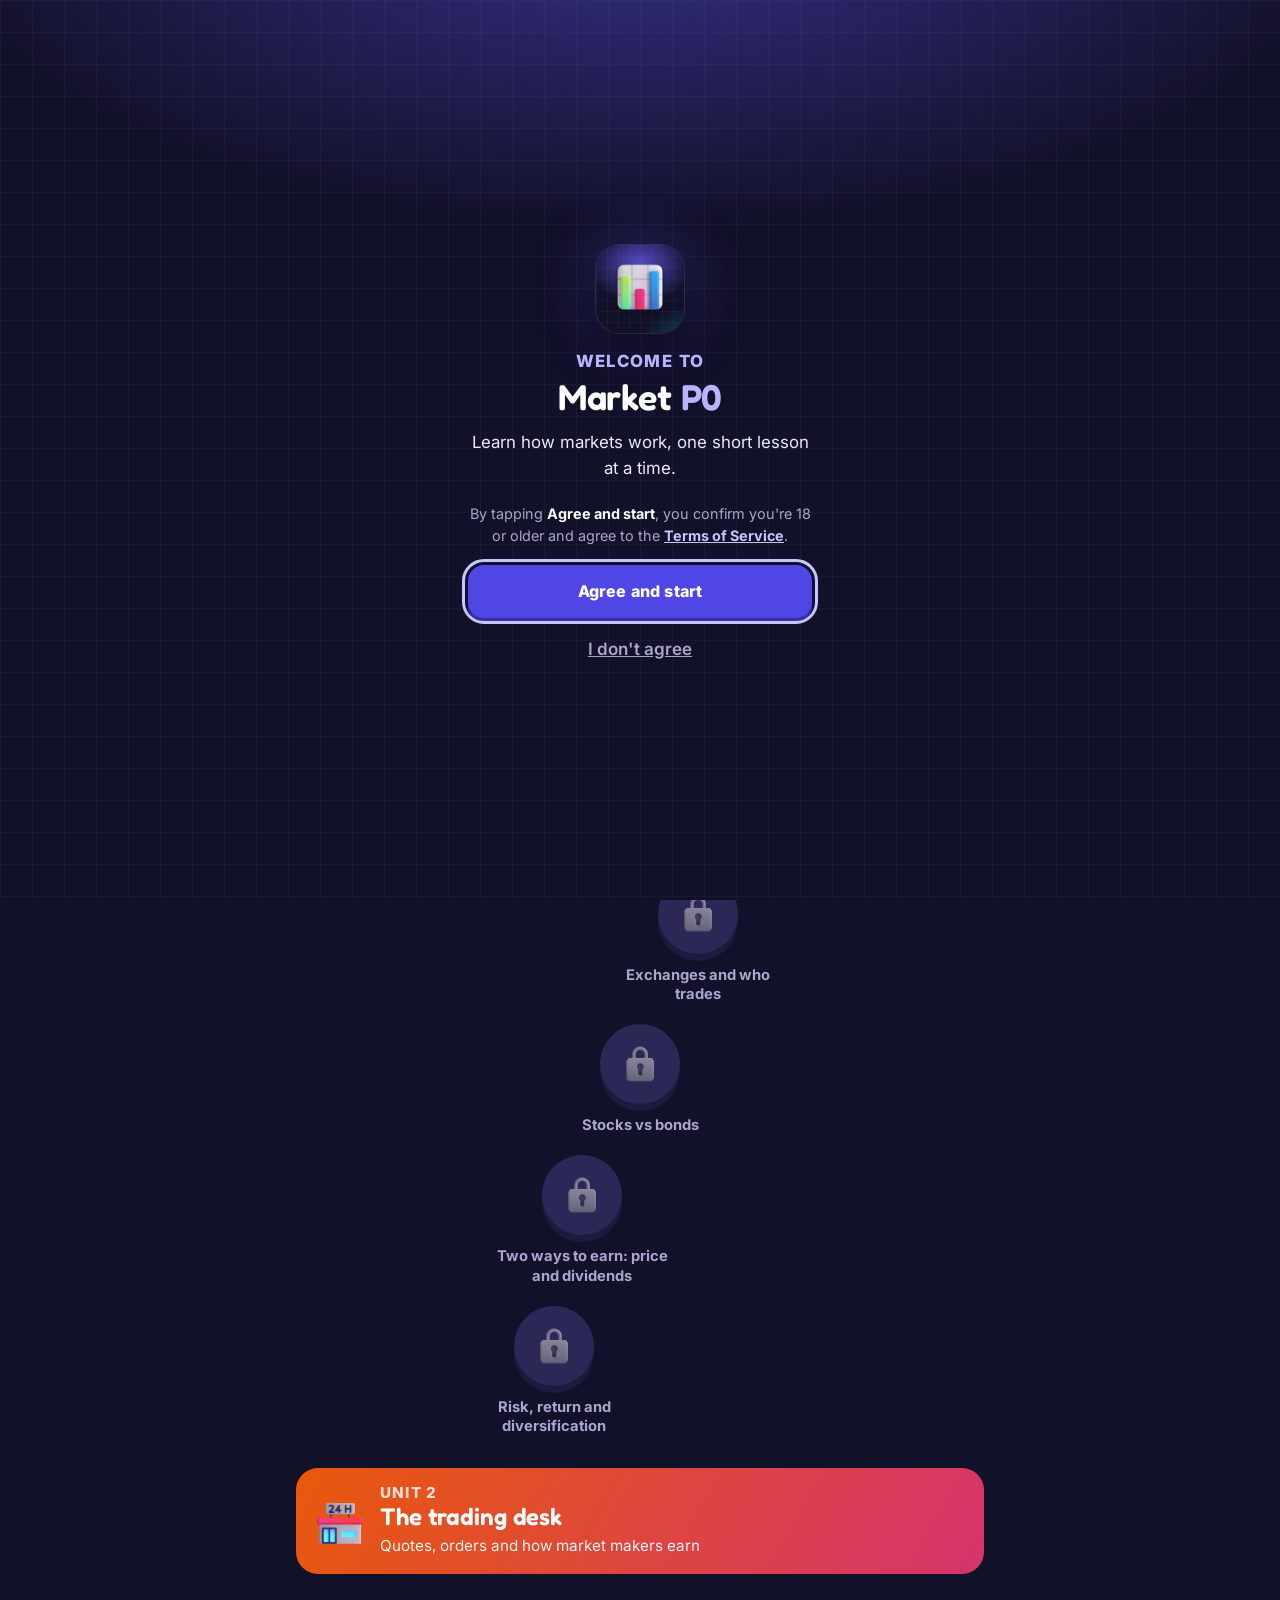
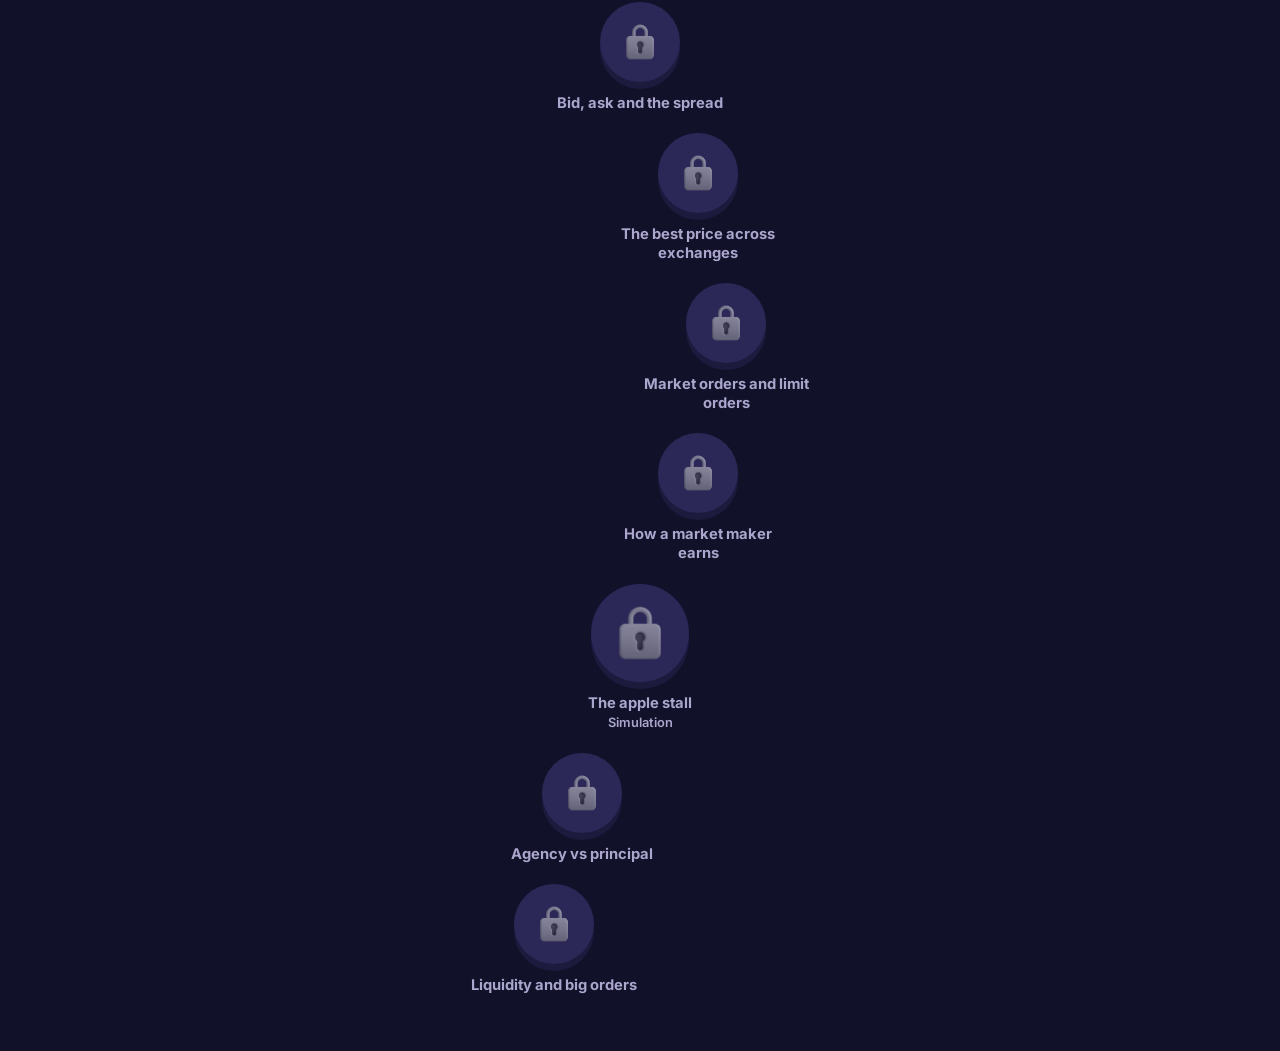
<file: index.html>
<!doctype html>
<html lang="en">
<head>
  <meta charset="utf-8">
  <meta name="viewport" content="width=device-width, initial-scale=1, viewport-fit=cover">
  <meta name="theme-color" content="#12112a">
  <meta name="robots" content="noindex, nofollow">
  <title>Market literacy prototype P0</title>
  <!-- Installable app (D36): manifest, icons and iPhone Home Screen settings -->
  <link rel="manifest" href="manifest.webmanifest">
  <link rel="icon" type="image/png" sizes="192x192" href="assets/icons/icon-192.png">
  <link rel="apple-touch-icon" href="assets/icons/icon-180.png">
  <meta name="mobile-web-app-capable" content="yes">
  <meta name="apple-mobile-web-app-capable" content="yes">
  <meta name="apple-mobile-web-app-title" content="Market P0">
  <meta name="apple-mobile-web-app-status-bar-style" content="black-translucent">
  <link rel="preload" href="assets/fonts/inter-latin.woff2" as="font" type="font/woff2" crossorigin>
  <link rel="preload" href="assets/fonts/fredoka-latin.woff2" as="font" type="font/woff2" crossorigin>
  <link rel="stylesheet" href="styles.css">
</head>
<body>
  <a class="skip" href="#app">Skip to content</a>
  <header class="topbar">
    <div class="topbar-inner">
      <span class="brand">P0 <span class="brand-sub">market literacy prototype</span></span>
      <div class="stats" id="stats"></div>
    </div>
  </header>

  <main id="app" tabindex="-1"></main>

  <div id="toast" class="toast" role="status" aria-live="polite"></div>
  <div id="overlay" class="overlay" hidden></div>
  <!-- Legal text (education only, simulations, credits) lives in terms.html, reached from the About menu (D34). -->

  <script src="ui.js"></script>
  <script src="content.js"></script>
  <script src="rubrics.js"></script>
  <script src="grader.js"></script>
  <script src="stall.js"></script>
  <script src="bank.js"></script>
  <script src="bank/s0-1.js"></script>
  <script src="bank/s0-2.js"></script>
  <script src="bank/s0-3.js"></script>
  <script src="bank/s0-4.js"></script>
  <script src="bank/s0-5.js"></script>
  <script src="bank/s0-6.js"></script>
  <script src="bank/s0-7.js"></script>
  <script src="bank/s1-1.js"></script>
  <script src="bank/s1-2.js"></script>
  <script src="bank/s1-3.js"></script>
  <script src="bank/s1-4.js"></script>
  <script src="bank/s1-5.js"></script>
  <script src="bank/s1-6.js"></script>
  <script src="install.js"></script>
  <script src="sfx.js"></script>
  <script src="app.js"></script>
</body>
</html>
</file>
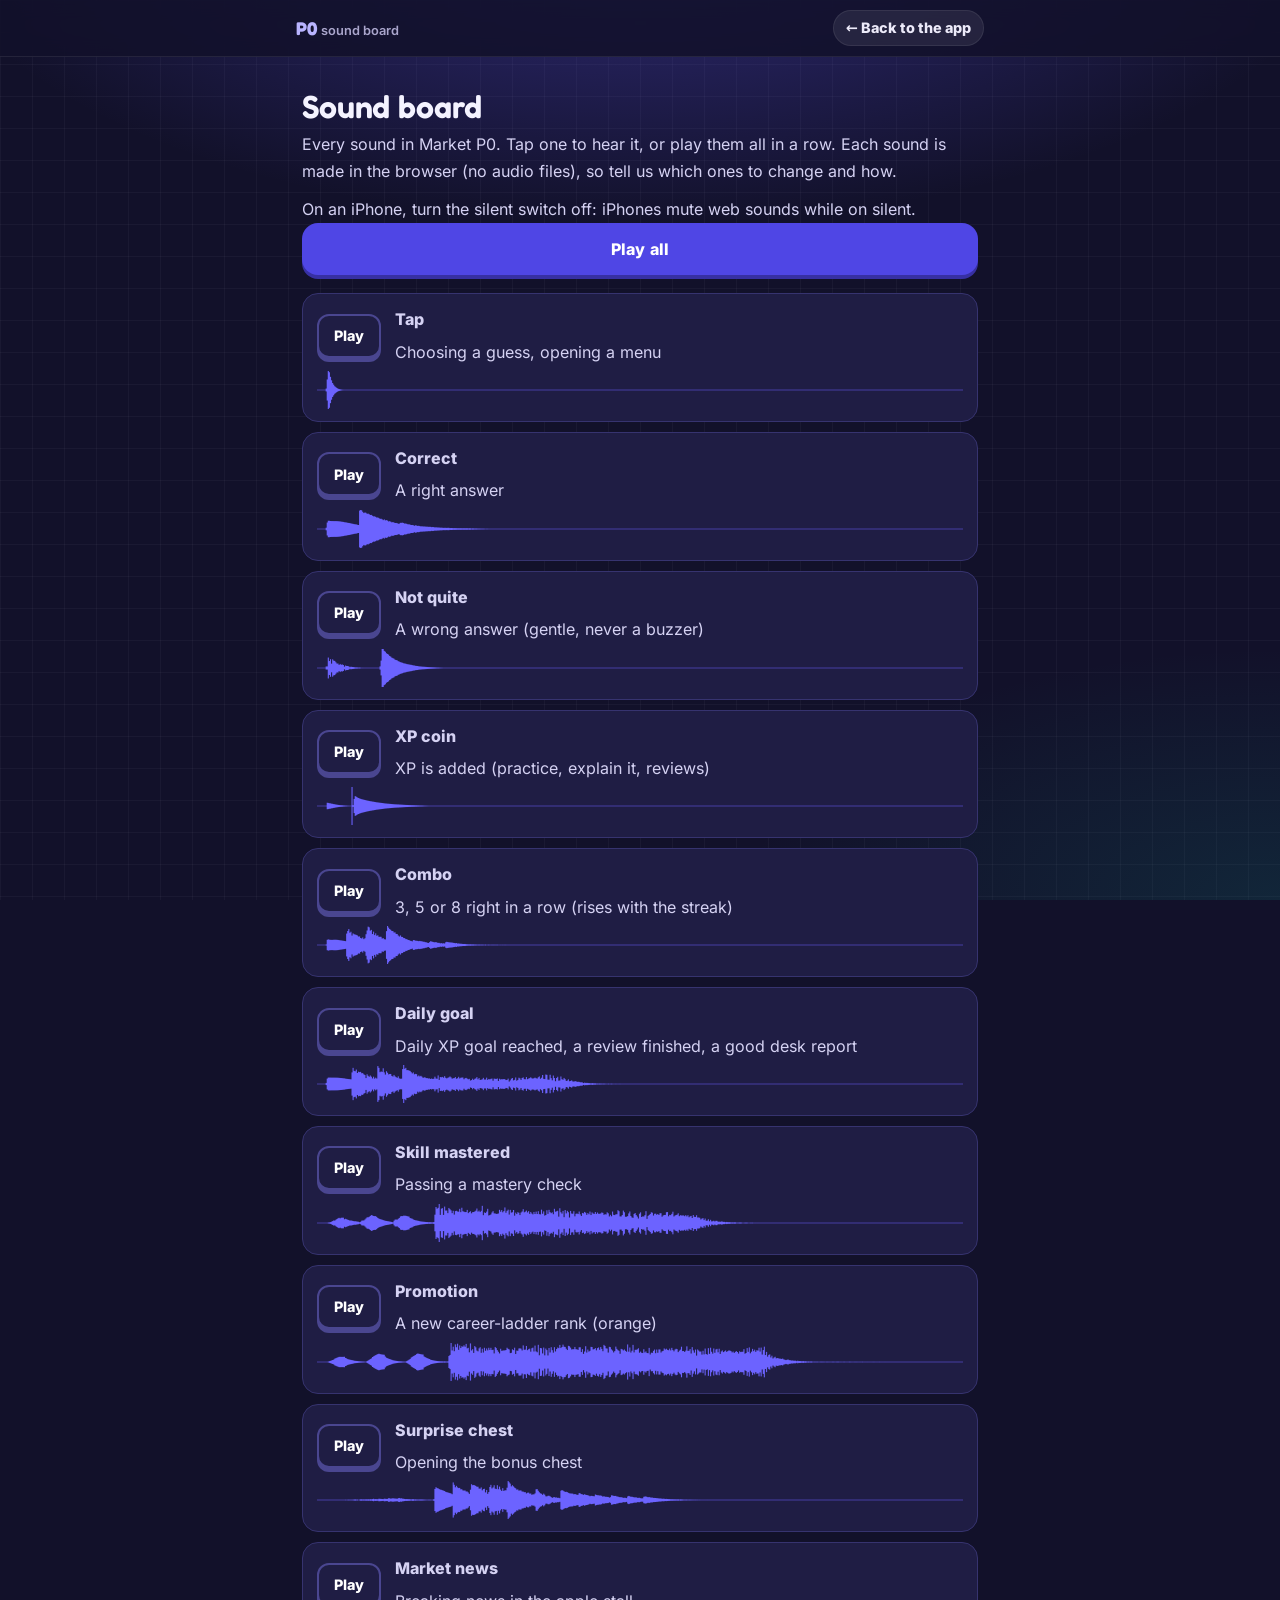
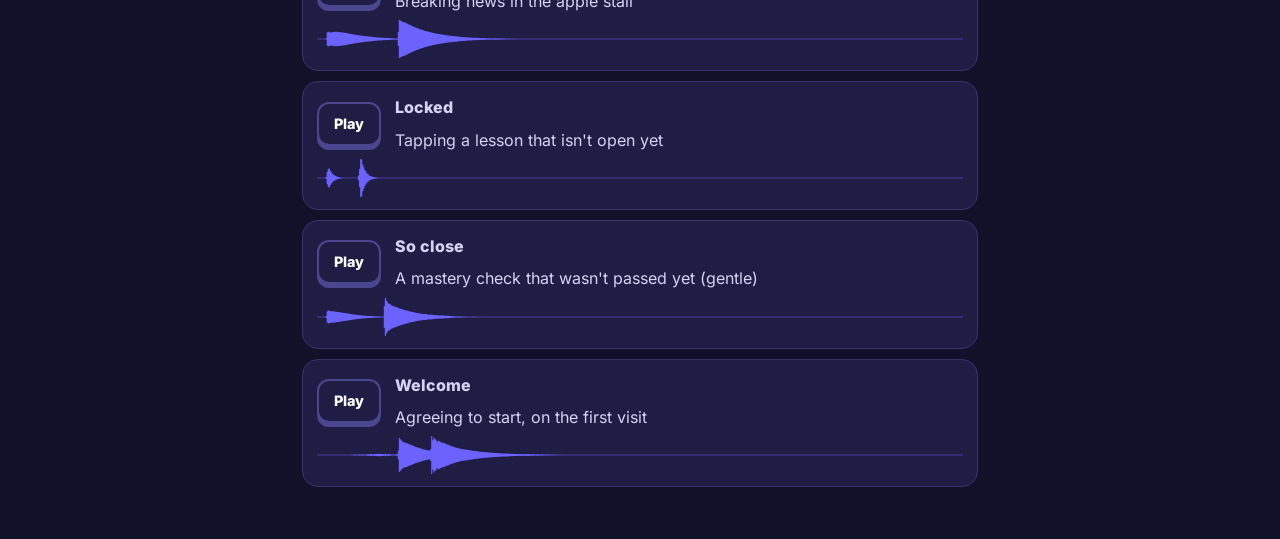
<file: sounds.html>
<!doctype html>
<html lang="en">
<head>
  <meta charset="utf-8">
  <meta name="viewport" content="width=device-width, initial-scale=1, viewport-fit=cover">
  <meta name="theme-color" content="#12112a">
  <meta name="robots" content="noindex, nofollow">
  <title>Sound board · Market P0</title>
  <link rel="icon" type="image/png" sizes="192x192" href="assets/icons/icon-192.png">
  <link rel="stylesheet" href="styles.css">
  <style>
    .doc .sb-list { list-style: none; margin: 18px 0 0; padding: 0; display: grid; gap: 10px; }
    .doc .sb-list li { margin: 0; }
    #all { width: 100%; }
    .sb-item { display: grid; grid-template-columns: auto 1fr; gap: 6px 14px; align-items: center; background: var(--surface); border: 1px solid var(--line); border-radius: var(--r-md); padding: 12px 14px; }
    .sb-item .btn { grid-row: span 2; min-width: 64px; }
    .sb-name { font-weight: 800; margin: 0; }
    .sb-when { margin: 0; }
    .sb-item canvas { grid-column: 1 / -1; width: 100%; height: 38px; display: block; }
    .sb-note { color: var(--on-bg-muted); }
  </style>
</head>
<body>
  <header class="topbar">
    <div class="topbar-inner">
      <span class="brand">P0 <span class="brand-sub">sound board</span></span>
      <a class="chip backlink" href="index.html">← Back to the app</a>
    </div>
  </header>
  <main id="board" class="sheet doc">
    <h1>Sound board</h1>
    <p>Every sound in Market P0. Tap one to hear it, or play them all in a row. Each sound is made in the browser (no audio
      files), so tell us which ones to change and how.</p>
    <p class="small sb-note">On an iPhone, turn the silent switch off: iPhones mute web sounds while on silent.</p>
    <button type="button" class="btn btn-primary" id="all">Play all</button>
    <ul class="sb-list" id="list"></ul>
  </main>
  <script src="sfx.js"></script>
  <script>
    (function () {
      var list = document.getElementById("list");
      P0Sfx.list.forEach(function (s) {
        var li = document.createElement("li");
        li.className = "sb-item";
        li.innerHTML = '<button type="button" class="btn btn-secondary small" data-sound="' + s.name + '">Play</button>' +
          '<p class="sb-name">' + s.label + '</p><p class="small sb-when">' + s.when + '</p><canvas width="600" height="76" aria-hidden="true"></canvas>';
        list.appendChild(li);
        // Draw the sound's shape (rendered silently) so it can be compared at a glance.
        P0Sfx.render(s.name, 5, 1.8).then(function (buf) {
          var cv = li.querySelector("canvas"), g = cv.getContext("2d"), d = buf.getChannelData(0), W = cv.width, H = cv.height, step = Math.floor(d.length / W);
          g.fillStyle = "#6c63ff";
          var top = 0; for (var k = 0; k < d.length; k++) top = Math.max(top, Math.abs(d[k])); top = top || 1;
          for (var x = 0; x < W; x++) {
            var m = 0;
            for (var i = x * step; i < (x + 1) * step; i++) m = Math.max(m, Math.abs(d[i]));
            var h = Math.max(1, (m / top) * H);
            g.fillRect(x, (H - h) / 2, 1, h);
          }
        });
      });
      document.addEventListener("click", function (e) {
        var b = e.target.closest("[data-sound]");
        if (b) P0Sfx.play(b.getAttribute("data-sound"), 5);
      });
      document.getElementById("all").addEventListener("click", function () {
        P0Sfx.list.forEach(function (s, i) { setTimeout(function () { P0Sfx.play(s.name, 5); }, i * 1900); });
      });
    })();
  </script>
</body>
</html>
</file>
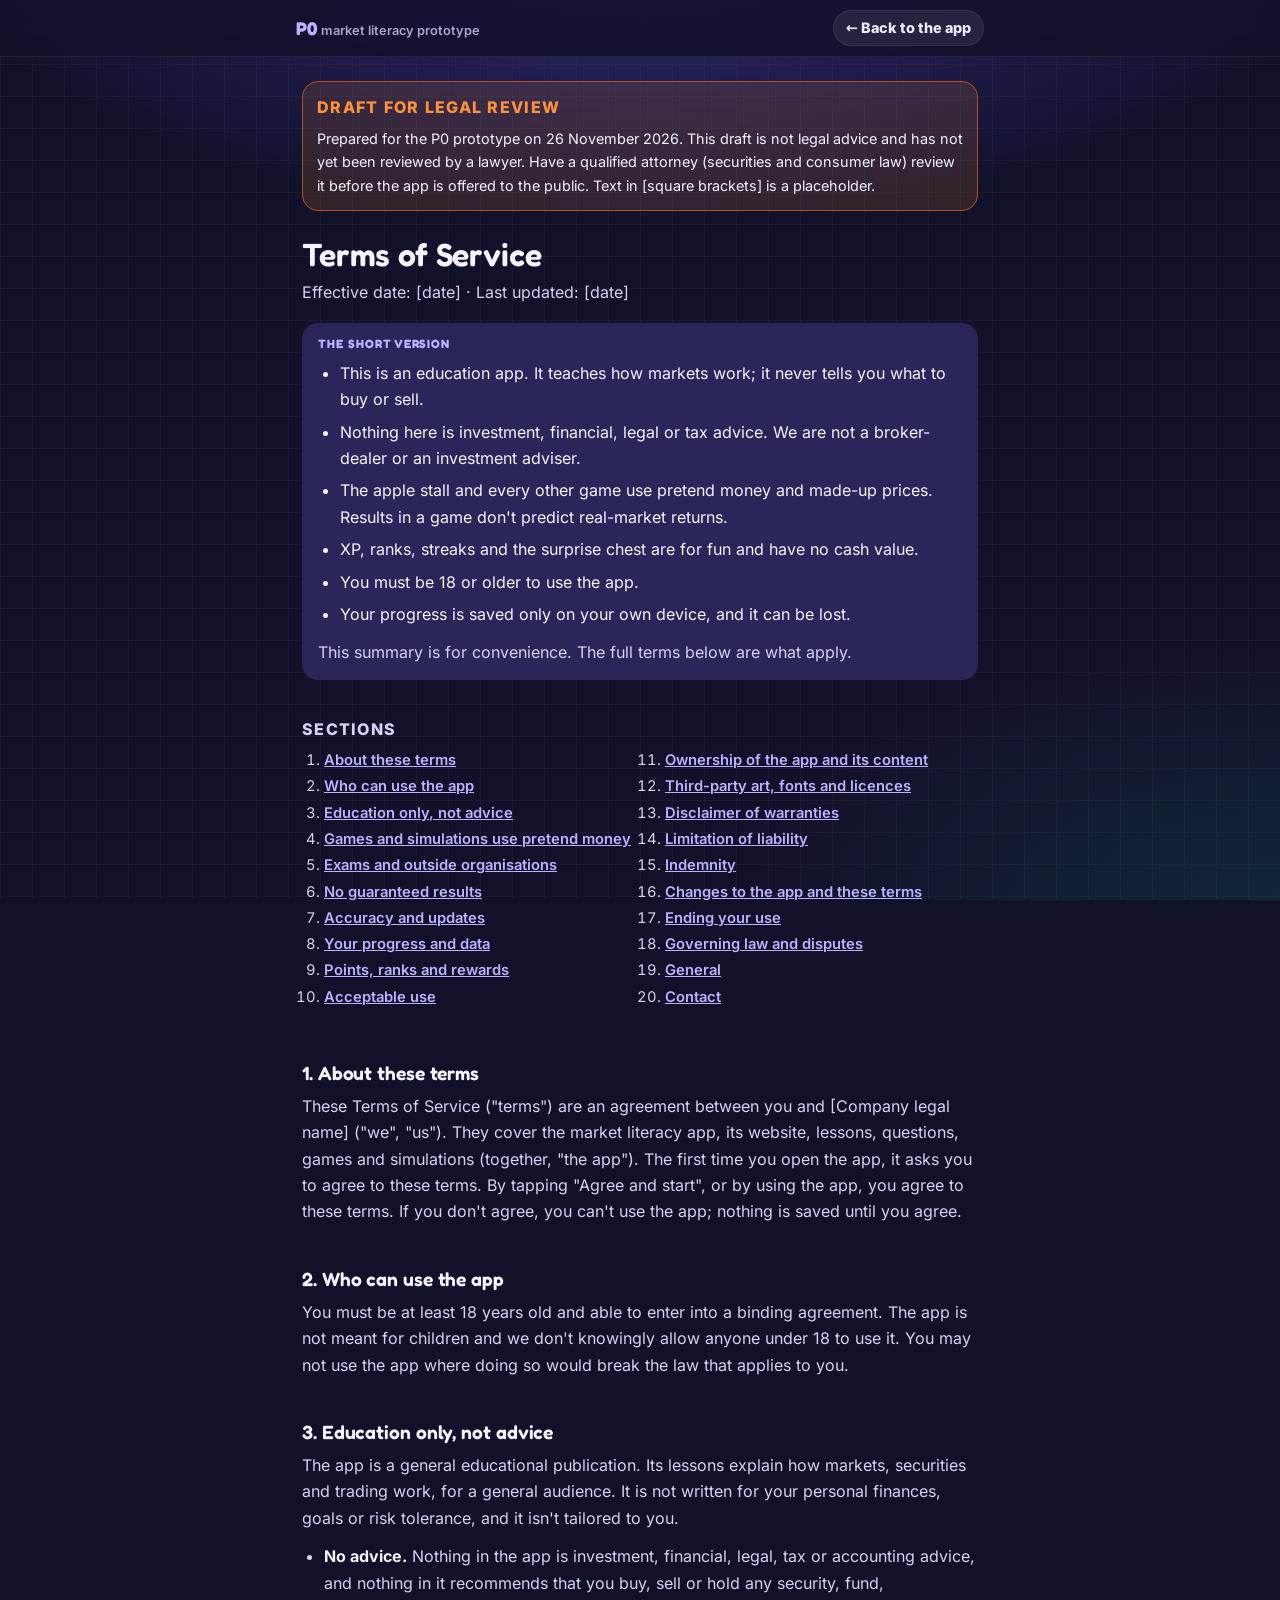
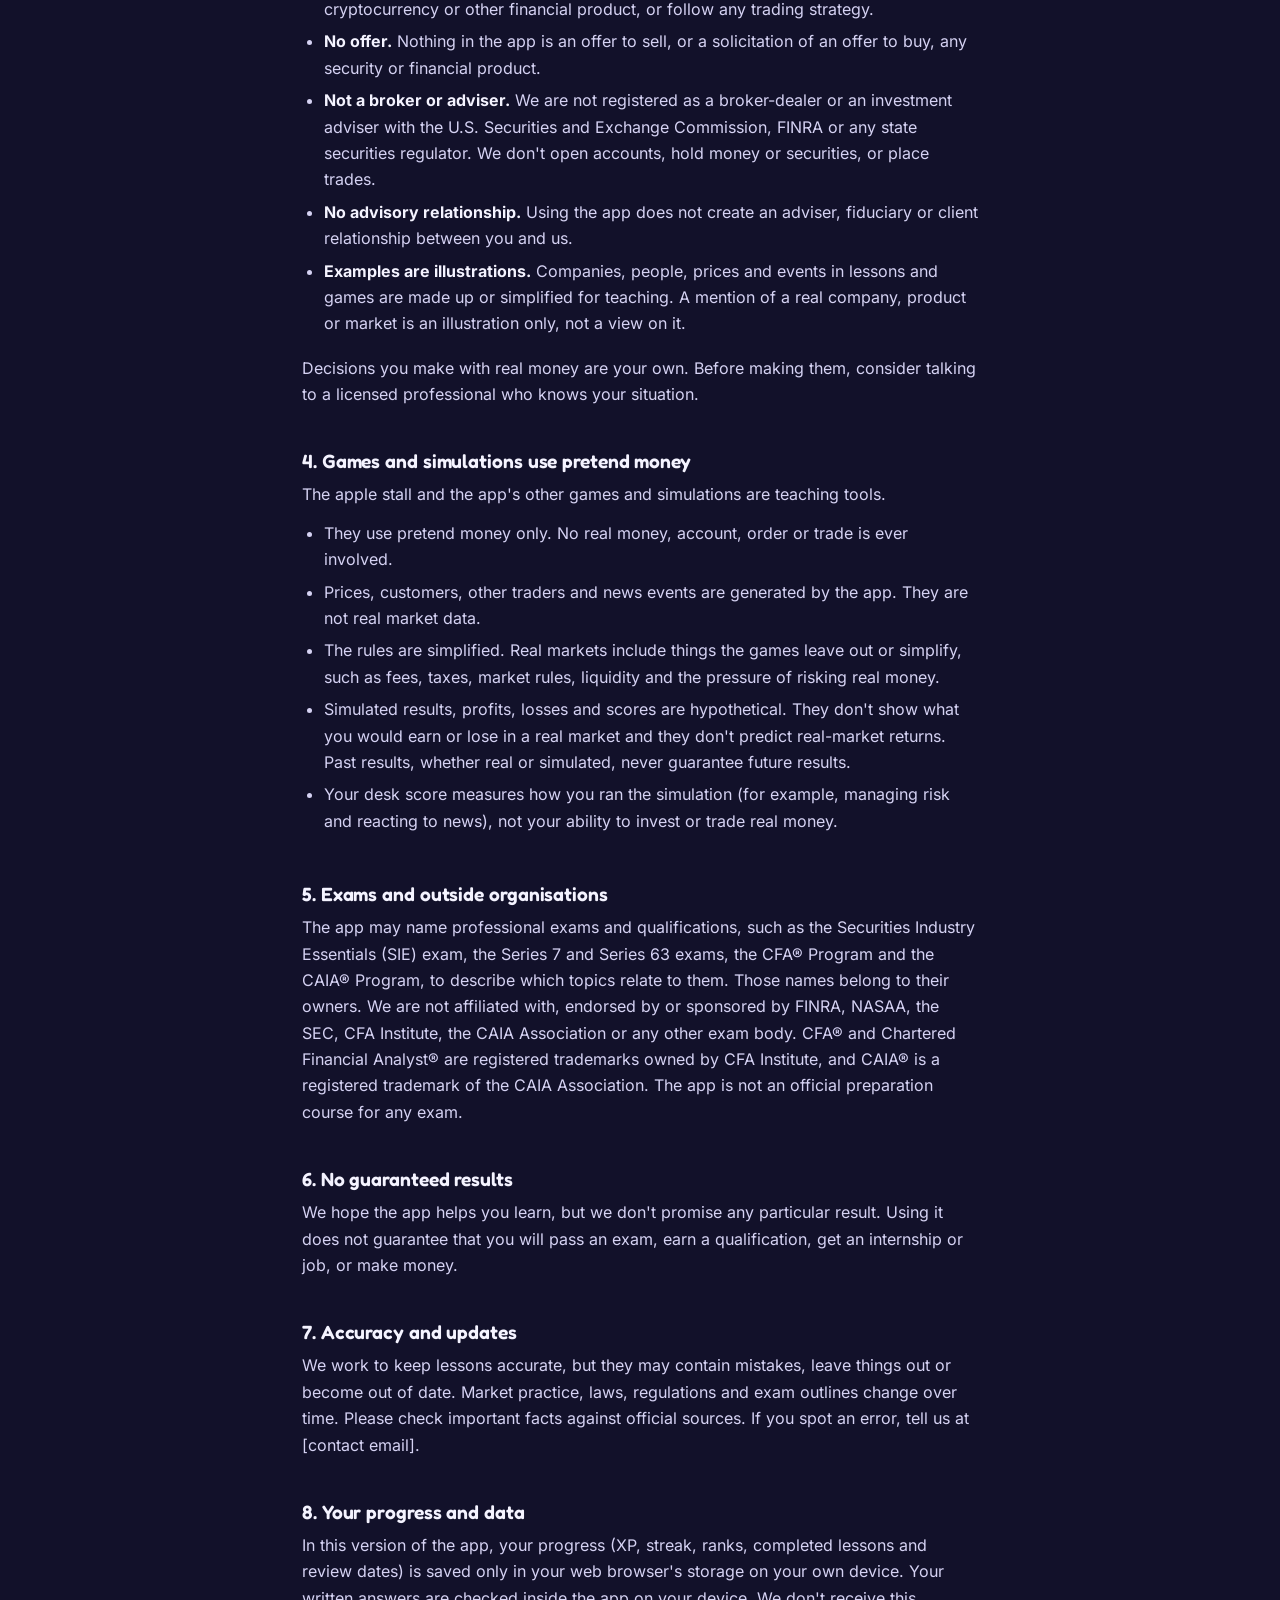
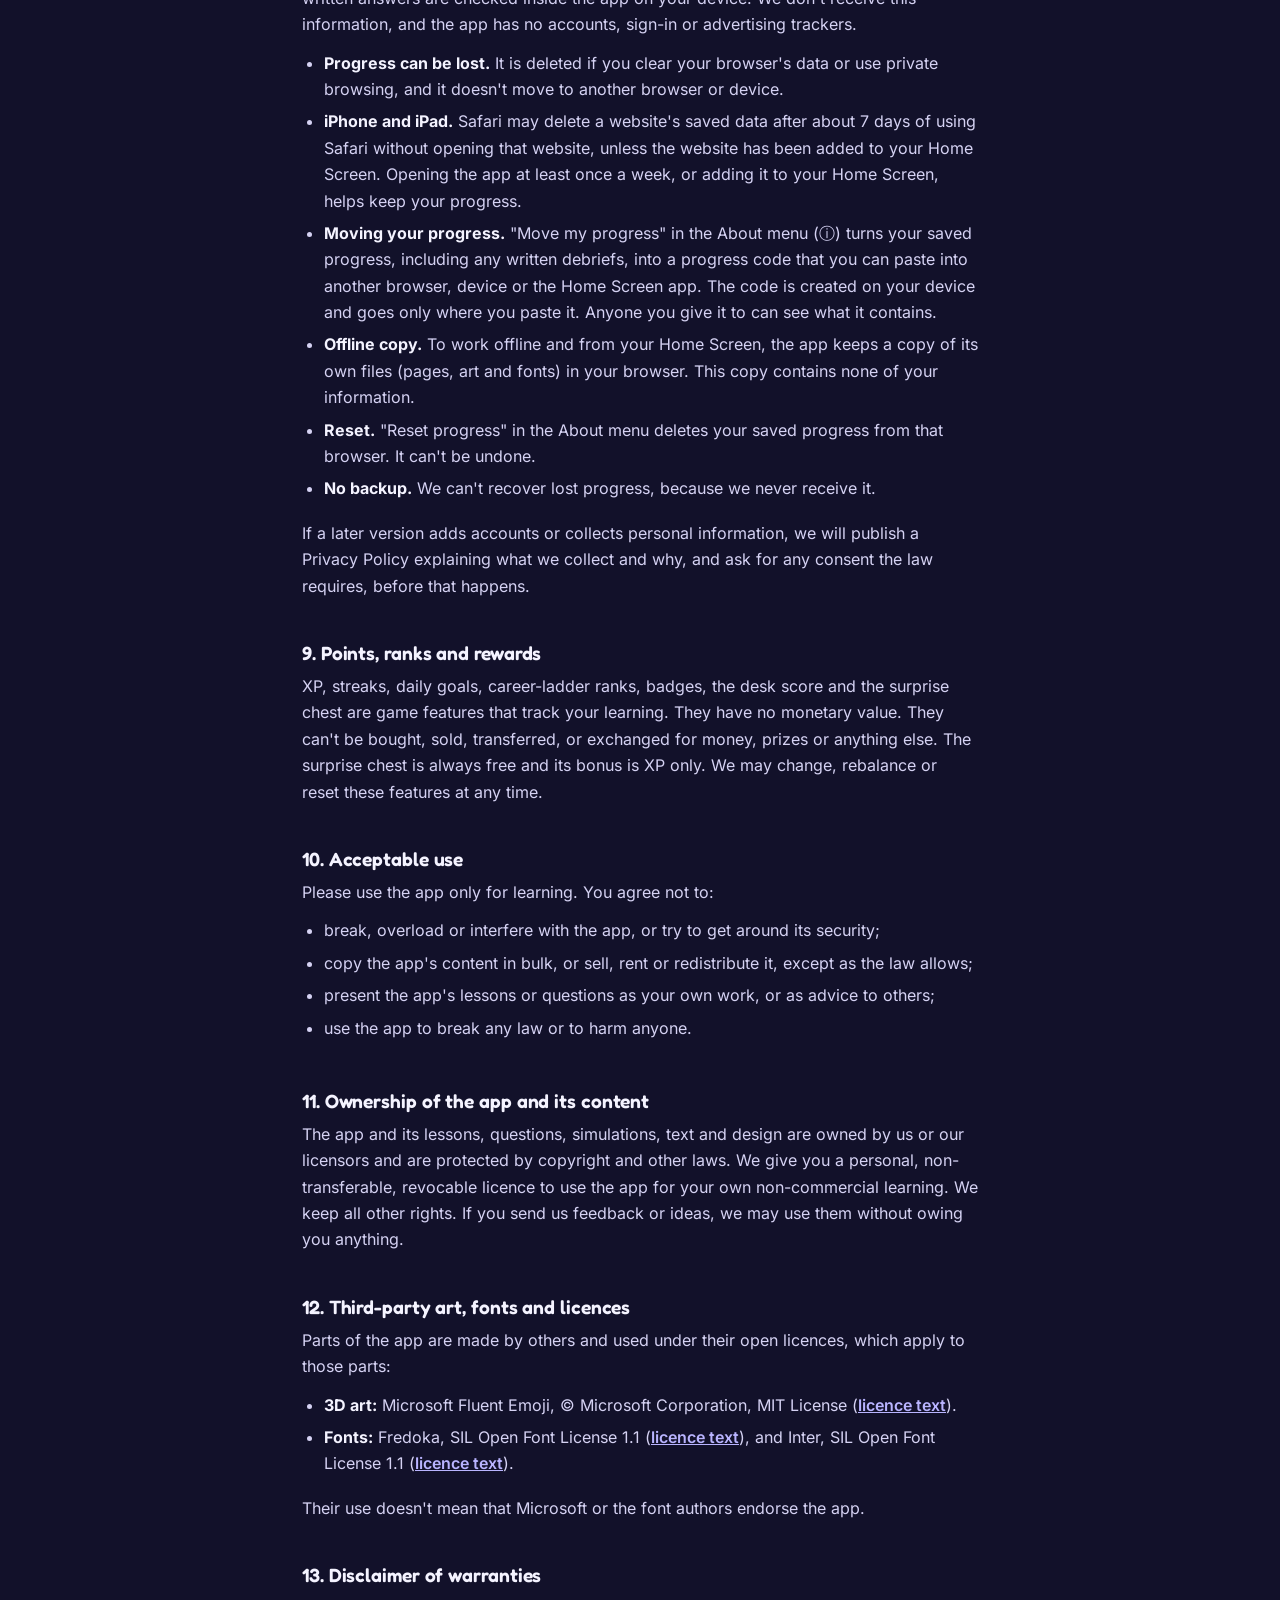
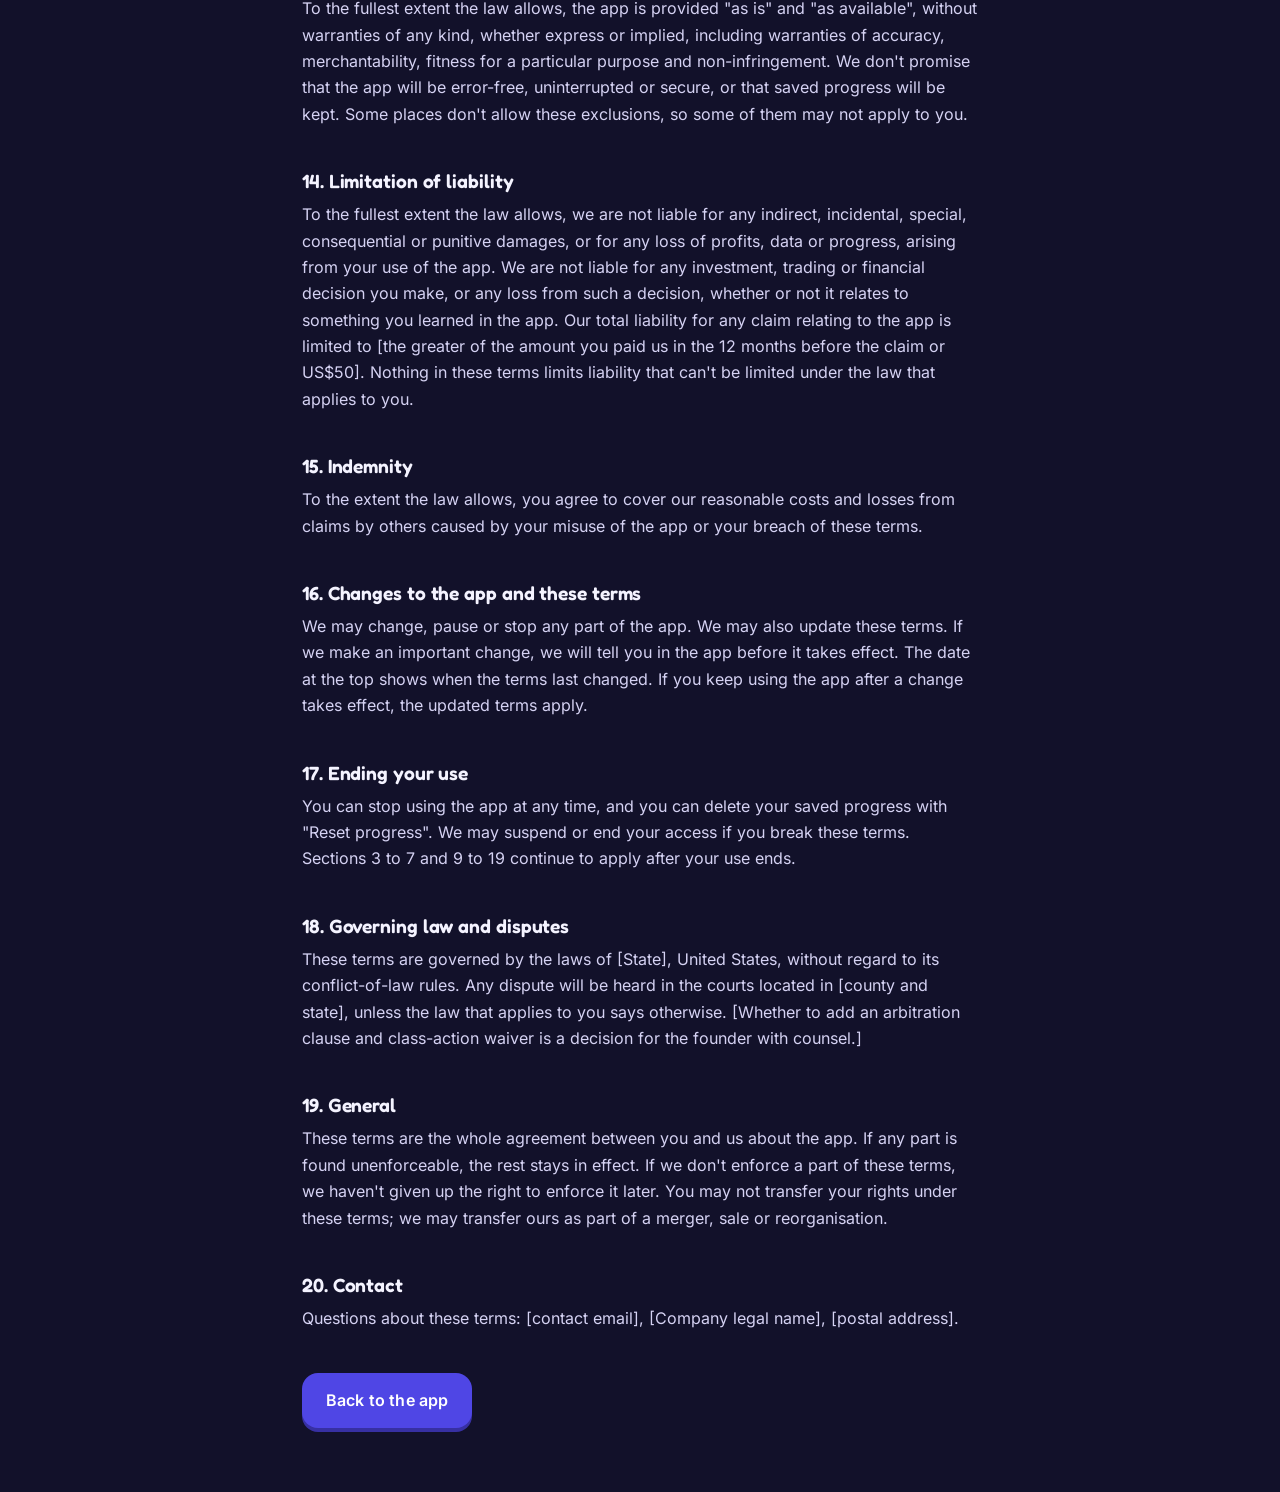
<file: terms.html>
<!doctype html>
<html lang="en">
<head>
  <meta charset="utf-8">
  <meta name="viewport" content="width=device-width, initial-scale=1, viewport-fit=cover">
  <meta name="theme-color" content="#12112a">
  <meta name="robots" content="noindex, nofollow">
  <title>Terms of Service · Market literacy prototype P0</title>
  <link rel="manifest" href="manifest.webmanifest">
  <link rel="icon" type="image/png" sizes="192x192" href="assets/icons/icon-192.png">
  <link rel="apple-touch-icon" href="assets/icons/icon-180.png">
  <link rel="preload" href="assets/fonts/inter-latin.woff2" as="font" type="font/woff2" crossorigin>
  <link rel="preload" href="assets/fonts/fredoka-latin.woff2" as="font" type="font/woff2" crossorigin>
  <link rel="stylesheet" href="styles.css">
</head>
<body>
  <a class="skip" href="#doc">Skip to content</a>
  <header class="topbar">
    <div class="topbar-inner">
      <span class="brand">P0 <span class="brand-sub">market literacy prototype</span></span>
      <a class="chip backlink" href="index.html">← Back to the app</a>
    </div>
  </header>

  <!-- Legal basis for each section, for the founder and the reviewing attorney: ../legal/terms_basis.md -->
  <main id="doc" class="sheet doc" tabindex="-1">
    <div class="draft-note" role="note">
      <p class="label">Draft for legal review</p>
      <p>Prepared for the P0 prototype on 26 November 2026. This draft is not legal advice and has not yet been reviewed by a
        lawyer. Have a qualified attorney (securities and consumer law) review it before the app is offered to the public.
        Text in [square brackets] is a placeholder.</p>
    </div>

    <h1>Terms of Service</h1>
    <p class="small">Effective date: [date] · Last updated: [date]</p>

    <section class="callout tldr" aria-labelledby="short">
      <h2 id="short" class="label">The short version</h2>
      <ul>
        <li>This is an education app. It teaches how markets work; it never tells you what to buy or sell.</li>
        <li>Nothing here is investment, financial, legal or tax advice. We are not a broker-dealer or an investment adviser.</li>
        <li>The apple stall and every other game use pretend money and made-up prices. Results in a game don't predict
          real-market returns.</li>
        <li>XP, ranks, streaks and the surprise chest are for fun and have no cash value.</li>
        <li>You must be 18 or older to use the app.</li>
        <li>Your progress is saved only on your own device, and it can be lost.</li>
      </ul>
      <p class="small">This summary is for convenience. The full terms below are what apply.</p>
    </section>

    <nav class="toc" aria-label="Sections">
      <p class="label">Sections</p>
      <ol>
        <li><a href="#agreement">About these terms</a></li>
        <li><a href="#eligibility">Who can use the app</a></li>
        <li><a href="#education">Education only, not advice</a></li>
        <li><a href="#simulations">Games and simulations use pretend money</a></li>
        <li><a href="#exams">Exams and outside organisations</a></li>
        <li><a href="#results">No guaranteed results</a></li>
        <li><a href="#accuracy">Accuracy and updates</a></li>
        <li><a href="#data">Your progress and data</a></li>
        <li><a href="#rewards">Points, ranks and rewards</a></li>
        <li><a href="#use">Acceptable use</a></li>
        <li><a href="#ownership">Ownership of the app and its content</a></li>
        <li><a href="#credits">Third-party art, fonts and licences</a></li>
        <li><a href="#warranty">Disclaimer of warranties</a></li>
        <li><a href="#liability">Limitation of liability</a></li>
        <li><a href="#indemnity">Indemnity</a></li>
        <li><a href="#changes">Changes to the app and these terms</a></li>
        <li><a href="#ending">Ending your use</a></li>
        <li><a href="#law">Governing law and disputes</a></li>
        <li><a href="#general">General</a></li>
        <li><a href="#contact">Contact</a></li>
      </ol>
    </nav>

    <h2 id="agreement">1. About these terms</h2>
    <p>These Terms of Service ("terms") are an agreement between you and [Company legal name] ("we", "us"). They cover the
      market literacy app, its website, lessons, questions, games and simulations (together, "the app"). The first time you
      open the app, it asks you to agree to these terms. By tapping "Agree and start", or by using the app, you agree to
      these terms. If you don't agree, you can't use the app; nothing is saved until you agree.</p>

    <h2 id="eligibility">2. Who can use the app</h2>
    <p>You must be at least 18 years old and able to enter into a binding agreement. The app is not meant for children and we
      don't knowingly allow anyone under 18 to use it. You may not use the app where doing so would break the law that applies
      to you.</p>

    <h2 id="education">3. Education only, not advice</h2>
    <p>The app is a general educational publication. Its lessons explain how markets, securities and trading work, for a
      general audience. It is not written for your personal finances, goals or risk tolerance, and it isn't tailored to you.</p>
    <ul>
      <li><b>No advice.</b> Nothing in the app is investment, financial, legal, tax or accounting advice, and nothing in it
        recommends that you buy, sell or hold any security, fund, cryptocurrency or other financial product, or follow any
        trading strategy.</li>
      <li><b>No offer.</b> Nothing in the app is an offer to sell, or a solicitation of an offer to buy, any security or
        financial product.</li>
      <li><b>Not a broker or adviser.</b> We are not registered as a broker-dealer or an investment adviser with the U.S.
        Securities and Exchange Commission, FINRA or any state securities regulator. We don't open accounts, hold money or
        securities, or place trades.</li>
      <li><b>No advisory relationship.</b> Using the app does not create an adviser, fiduciary or client relationship between
        you and us.</li>
      <li><b>Examples are illustrations.</b> Companies, people, prices and events in lessons and games are made up or
        simplified for teaching. A mention of a real company, product or market is an illustration only, not a view on it.</li>
    </ul>
    <p>Decisions you make with real money are your own. Before making them, consider talking to a licensed professional who
      knows your situation.</p>

    <h2 id="simulations">4. Games and simulations use pretend money</h2>
    <p>The apple stall and the app's other games and simulations are teaching tools.</p>
    <ul>
      <li>They use pretend money only. No real money, account, order or trade is ever involved.</li>
      <li>Prices, customers, other traders and news events are generated by the app. They are not real market data.</li>
      <li>The rules are simplified. Real markets include things the games leave out or simplify, such as fees, taxes, market
        rules, liquidity and the pressure of risking real money.</li>
      <li>Simulated results, profits, losses and scores are hypothetical. They don't show what you would earn or lose in a
        real market and they don't predict real-market returns. Past results, whether real or simulated, never guarantee
        future results.</li>
      <li>Your desk score measures how you ran the simulation (for example, managing risk and reacting to news), not your
        ability to invest or trade real money.</li>
    </ul>

    <h2 id="exams">5. Exams and outside organisations</h2>
    <p>The app may name professional exams and qualifications, such as the Securities Industry Essentials (SIE) exam, the
      Series 7 and Series 63 exams, the CFA® Program and the CAIA® Program, to describe which topics relate to them. Those
      names belong to their owners. We are not affiliated with, endorsed by or sponsored by FINRA, NASAA, the SEC, CFA
      Institute, the CAIA Association or any other exam body. CFA® and Chartered Financial Analyst® are registered trademarks
      owned by CFA Institute, and CAIA® is a registered trademark of the CAIA Association. The app is not an official
      preparation course for any exam.</p>

    <h2 id="results">6. No guaranteed results</h2>
    <p>We hope the app helps you learn, but we don't promise any particular result. Using it does not guarantee that you will
      pass an exam, earn a qualification, get an internship or job, or make money.</p>

    <h2 id="accuracy">7. Accuracy and updates</h2>
    <p>We work to keep lessons accurate, but they may contain mistakes, leave things out or become out of date. Market
      practice, laws, regulations and exam outlines change over time. Please check important facts against official sources.
      If you spot an error, tell us at [contact email].</p>

    <h2 id="data">8. Your progress and data</h2>
    <p>In this version of the app, your progress (XP, streak, ranks, completed lessons and review dates) is saved only in your
      web browser's storage on your own device. Your written answers are checked inside the app on your device. We don't
      receive this information, and the app has no accounts, sign-in or advertising trackers.</p>
    <ul>
      <li><b>Progress can be lost.</b> It is deleted if you clear your browser's data or use private browsing, and it doesn't
        move to another browser or device.</li>
      <li><b>iPhone and iPad.</b> Safari may delete a website's saved data after about 7 days of using Safari without opening
        that website, unless the website has been added to your Home Screen. Opening the app at least once a week, or adding
        it to your Home Screen, helps keep your progress.</li>
      <li><b>Moving your progress.</b> "Move my progress" in the About menu (ⓘ) turns your saved progress, including any
        written debriefs, into a progress code that you can paste into another browser, device or the Home Screen app. The
        code is created on your device and goes only where you paste it. Anyone you give it to can see what it contains.</li>
      <li><b>Offline copy.</b> To work offline and from your Home Screen, the app keeps a copy of its own files (pages, art and
        fonts) in your browser. This copy contains none of your information.</li>
      <li><b>Reset.</b> "Reset progress" in the About menu deletes your saved progress from that browser. It can't be
        undone.</li>
      <li><b>No backup.</b> We can't recover lost progress, because we never receive it.</li>
    </ul>
    <p>If a later version adds accounts or collects personal information, we will publish a Privacy Policy explaining what we
      collect and why, and ask for any consent the law requires, before that happens.</p>

    <h2 id="rewards">9. Points, ranks and rewards</h2>
    <p>XP, streaks, daily goals, career-ladder ranks, badges, the desk score and the surprise chest are game features that
      track your learning. They have no monetary value. They can't be bought, sold, transferred, or exchanged for money,
      prizes or anything else. The surprise chest is always free and its bonus is XP only. We may change, rebalance or reset
      these features at any time.</p>

    <h2 id="use">10. Acceptable use</h2>
    <p>Please use the app only for learning. You agree not to:</p>
    <ul>
      <li>break, overload or interfere with the app, or try to get around its security;</li>
      <li>copy the app's content in bulk, or sell, rent or redistribute it, except as the law allows;</li>
      <li>present the app's lessons or questions as your own work, or as advice to others;</li>
      <li>use the app to break any law or to harm anyone.</li>
    </ul>

    <h2 id="ownership">11. Ownership of the app and its content</h2>
    <p>The app and its lessons, questions, simulations, text and design are owned by us or our licensors and are protected by
      copyright and other laws. We give you a personal, non-transferable, revocable licence to use the app for your own
      non-commercial learning. We keep all other rights. If you send us feedback or ideas, we may use them without owing you
      anything.</p>

    <h2 id="credits">12. Third-party art, fonts and licences</h2>
    <p>Parts of the app are made by others and used under their open licences, which apply to those parts:</p>
    <ul>
      <li><b>3D art:</b> Microsoft Fluent Emoji, © Microsoft Corporation, MIT License
        (<a href="assets/licenses/FluentEmoji-MIT.txt">licence text</a>).</li>
      <li><b>Fonts:</b> Fredoka, SIL Open Font License 1.1 (<a href="assets/licenses/Fredoka-OFL.txt">licence text</a>), and
        Inter, SIL Open Font License 1.1 (<a href="assets/licenses/Inter-OFL.txt">licence text</a>).</li>
    </ul>
    <p>Their use doesn't mean that Microsoft or the font authors endorse the app.</p>

    <h2 id="warranty">13. Disclaimer of warranties</h2>
    <p>To the fullest extent the law allows, the app is provided "as is" and "as available", without warranties of any kind,
      whether express or implied, including warranties of accuracy, merchantability, fitness for a particular purpose and
      non-infringement. We don't promise that the app will be error-free, uninterrupted or secure, or that saved progress
      will be kept. Some places don't allow these exclusions, so some of them may not apply to you.</p>

    <h2 id="liability">14. Limitation of liability</h2>
    <p>To the fullest extent the law allows, we are not liable for any indirect, incidental, special, consequential or
      punitive damages, or for any loss of profits, data or progress, arising from your use of the app. We are not liable for
      any investment, trading or financial decision you make, or any loss from such a decision, whether or not it relates to
      something you learned in the app. Our total liability for any claim relating to the app is limited to [the greater of
      the amount you paid us in the 12 months before the claim or US$50]. Nothing in these terms limits liability that can't
      be limited under the law that applies to you.</p>

    <h2 id="indemnity">15. Indemnity</h2>
    <p>To the extent the law allows, you agree to cover our reasonable costs and losses from claims by others caused by your
      misuse of the app or your breach of these terms.</p>

    <h2 id="changes">16. Changes to the app and these terms</h2>
    <p>We may change, pause or stop any part of the app. We may also update these terms. If we make an important change, we
      will tell you in the app before it takes effect. The date at the top shows when the terms last changed. If you keep
      using the app after a change takes effect, the updated terms apply.</p>

    <h2 id="ending">17. Ending your use</h2>
    <p>You can stop using the app at any time, and you can delete your saved progress with "Reset progress". We may suspend or
      end your access if you break these terms. Sections 3 to 7 and 9 to 19 continue to apply after your use ends.</p>

    <h2 id="law">18. Governing law and disputes</h2>
    <p>These terms are governed by the laws of [State], United States, without regard to its conflict-of-law rules. Any
      dispute will be heard in the courts located in [county and state], unless the law that applies to you says otherwise.
      [Whether to add an arbitration clause and class-action waiver is a decision for the founder with counsel.]</p>

    <h2 id="general">19. General</h2>
    <p>These terms are the whole agreement between you and us about the app. If any part is found unenforceable, the rest
      stays in effect. If we don't enforce a part of these terms, we haven't given up the right to enforce it later. You may
      not transfer your rights under these terms; we may transfer ours as part of a merger, sale or reorganisation.</p>

    <h2 id="contact">20. Contact</h2>
    <p>Questions about these terms: [contact email], [Company legal name], [postal address].</p>

    <p class="doc-end"><a class="btn btn-primary" href="index.html">Back to the app</a></p>
  </main>
  <script>
    // Opened in a new tab from the app's About menu: "Back to the app" closes this tab instead of opening a second copy.
    (function () {
      var fromApp = history.length <= 1 && document.referrer && document.referrer.indexOf(location.origin) === 0;
      if (!fromApp) return;
      document.querySelectorAll('a[href="index.html"]').forEach(function (a) {
        a.addEventListener("click", function (e) {
          e.preventDefault(); window.close();
          setTimeout(function () { location.href = "index.html"; }, 150);
        });
      });
    })();
  </script>
</body>
</html>
</file>
<file: styles.css>
/* P0 look v3: design fixes 1–5 (decision D29), which work under any of the three directions.
   Rules: every colour is a named token with ONE job; gradients only on hero moments (unit banners, medals, celebrations);
   one primary-action colour for every main button; green/red only for correct/incorrect and gain/loss, always with a symbol;
   gold only for mastery and rewards; six type styles; no endless animation on lesson screens. */

@font-face { font-family: "Fredoka"; src: url("assets/fonts/fredoka-latin.woff2") format("woff2"); font-weight: 400 700; font-display: swap; }
@font-face { font-family: "Inter"; src: url("assets/fonts/inter-latin.woff2") format("woff2"); font-weight: 400 800; font-display: swap; }

:root {
  /* Page background: deep indigo "after-hours trading floor" (D33). Text on it uses --on-bg. */
  --night: #12112a;
  --night-2: #1c1a3d;
  --night-3: #2b2858;
  --on-bg: #eceaf9;
  --on-bg-muted: #aaa6cc;
  --focus-on-dark: #c7c4ff;
  /* Surfaces: nothing in the app is white (D41). Cards and panels are one or two steps above the night background;
     coloured areas are tints of their role colour over it (green for correct, orange for rank, gold for mastery). */
  --bg: #12112a;
  --surface: #1f1d44;
  --surface-2: #29275a;
  --line: #36336f;
  --line-strong: #4a4690;
  --ink: #f4f3ff;
  --ink-2: #d5d2f3;
  --ink-3: #a9a5cf;
  /* Primary action: the ONLY colour for main buttons, progress and focus of attention */
  --primary: #4f46e5;
  --primary-press: #3730a3;
  --primary-tint: #2b2870;
  --accent-text: #b9b4ff;   /* indigo for text and links (the button indigo is too dark to read as text on the night) */
  /* Feedback: correct / gain and wrong / loss only (always paired with ✓ ✕ + −) */
  --good: #4ade80;
  --good-solid: #16a34a;    /* filled badges with white text */
  --good-bg: rgba(34, 197, 94, 0.15);
  --good-line: #22a35a;
  --bad: #fb7185;
  --bad-solid: #e11d48;
  --bad-bg: rgba(244, 63, 94, 0.15);
  --bad-line: #e0465f;
  /* Reward: mastery, XP, medals, chest only */
  --gold: #f2b100;
  --gold-press: #b98000;
  --gold-bg: rgba(242, 177, 0, 0.15);
  --gold-ink: #ffd666;      /* text on gold tints */
  --gold-on: #4a3200;       /* text on solid gold */
  /* Rank and promotions (D41): orange */
  --rank: #fb923c;
  --rank-text: #fdba74;
  --rank-bg: rgba(251, 146, 60, 0.14);
  --rank-line: rgba(251, 146, 60, 0.45);
  /* Attention: warnings and market news */
  --warn: #fb923c;
  --warn-bg: rgba(251, 146, 60, 0.13);
  --warn-line: #b4531a;
  /* Unit identity */
  --u1: #0f9488;
  --u1-press: #0b6f66;
  --u1-bg: #e2f5f3;
  --u2: #e8590c;
  --u2-press: #b24206;
  --u2-bg: #fff0e5;
  /* Type */
  --font-display: "Fredoka", ui-rounded, "Segoe UI", system-ui, sans-serif;
  --font-ui: "Inter", system-ui, -apple-system, "Segoe UI", Roboto, sans-serif;
  /* Shape */
  --r-lg: 22px;
  --r-md: 16px;
  --r-sm: 12px;
  --shadow: 0 1px 2px rgba(0, 0, 0, 0.3), 0 8px 24px rgba(0, 0, 0, 0.25);
}

* { box-sizing: border-box; }
html { font-size: 100%; }
body {
  margin: 0; color: var(--on-bg); font-family: var(--font-ui); font-size: 17px; line-height: 1.55; -webkit-font-smoothing: antialiased;
  background-color: var(--night);
  background-image:
    radial-gradient(ellipse 80% 50% at 50% -10%, rgba(99, 88, 255, 0.38), transparent 70%),
    radial-gradient(ellipse 60% 40% at 100% 100%, rgba(15, 148, 136, 0.16), transparent 70%),
    linear-gradient(rgba(255, 255, 255, 0.035) 1px, transparent 1px),
    linear-gradient(90deg, rgba(255, 255, 255, 0.035) 1px, transparent 1px);
  background-size: auto, auto, 32px 32px, 32px 32px;
  background-attachment: fixed;
  min-height: 100vh;
}
.sr-only { position: absolute; width: 1px; height: 1px; padding: 0; margin: -1px; overflow: hidden; clip: rect(0, 0, 0, 0); white-space: nowrap; border: 0; }
.skip { position: absolute; left: -999px; top: 0; background: var(--surface); padding: 8px 12px; z-index: 60; }
.skip:focus { left: 8px; top: 8px; }
.num { font-variant-numeric: tabular-nums; }

/* ---------- type scale: six styles ---------- */
.t-display, .celebrate h2 { font-family: var(--font-display); font-weight: 600; font-size: 2rem; line-height: 1.15; letter-spacing: -0.01em; }
h1, h2, .t-title { font-family: var(--font-display); font-weight: 600; font-size: 1.5rem; line-height: 1.25; margin: 4px 0 10px; letter-spacing: -0.005em; }
.q { font-family: var(--font-ui); font-weight: 700; font-size: 1.25rem; line-height: 1.4; margin: 4px 0 16px; display: block; }
.lesson-text, .lesson-text p { font-size: 1.125rem; line-height: 1.6; }
.lesson-text p.label { font-size: 0.75rem; line-height: 1.2; }
.small { font-size: 0.875rem; line-height: 1.45; color: var(--ink-3); margin: 0; }
.label, .eyebrow, .kicker { font-size: 0.75rem; line-height: 1.2; font-weight: 800; letter-spacing: 0.08em; text-transform: uppercase; color: var(--ink-3); margin: 0 0 6px; }
.eyebrow { color: var(--accent-text); }
h1:focus, h2:focus { outline: none; }
p { margin: 0 0 12px; }
.muted { color: var(--ink-3); }
.error { color: var(--bad); font-weight: 700; }

/* ---------- top bar (calm: no gradient) ---------- */
.topbar { background: rgba(18, 17, 42, 0.86); border-bottom: 1px solid rgba(255, 255, 255, 0.08); position: sticky; top: 0; z-index: 20; backdrop-filter: blur(10px); }
.topbar-inner { max-width: 720px; margin: 0 auto; padding: 10px 16px; display: flex; justify-content: space-between; align-items: center; gap: 10px; flex-wrap: wrap; }
.brand { font-family: var(--font-display); font-weight: 700; font-size: 1.15rem; color: #b9b4ff; }
.brand-sub { font-family: var(--font-ui); font-weight: 600; font-size: 0.8rem; color: var(--on-bg-muted); }
.stats { display: flex; gap: 6px; align-items: center; flex-wrap: wrap; }
.chip { display: inline-flex; align-items: center; gap: 5px; background: rgba(255, 255, 255, 0.08); color: var(--on-bg); padding: 4px 10px 4px 6px; border-radius: 99px; font-weight: 800; font-size: 0.9rem; border: 1px solid rgba(255, 255, 255, 0.08); font-family: var(--font-ui); }
.chip.off { color: var(--on-bg-muted); }
.chip.off .art-img { filter: grayscale(1); opacity: 0.6; }
button.chip { cursor: pointer; padding: 6px 10px; color: var(--on-bg); }

main { max-width: 720px; margin: 0 auto; padding: 18px 16px 24px; outline: none; }
/* Lessons, reviews, the stall and the Terms ("sheet" screens) sit straight on the night background (D40, founder: no white
   box), and since D41 nothing in the app is white: the role tokens at the top are all dark-theme values. */
main.sheet { color: var(--ink); }
/* App-style layout: a sheet screen fills the height below the top bar, so the answer bar (dock) rests on the bottom edge
   of the screen even when a question is short; a 20px spacer keeps it off the content when the page is long. */
body { display: flex; flex-direction: column; min-height: 100dvh; }
main { width: 100%; }
main.sheet { flex: 1 0 auto; display: flex; flex-direction: column; }
main.sheet::after { content: ""; order: 1; flex: 0 0 20px; }
main.sheet > .dock { order: 2; margin-top: auto; }
.status, .celebrate, .toast, .overlay .celebrate { color: var(--ink); }

/* ---------- buttons: one grammar ---------- */
.btn {
  display: inline-flex; align-items: center; justify-content: center; gap: 8px;
  min-height: 52px; padding: 12px 22px; border-radius: var(--r-md); border: 2px solid transparent;
  font: inherit; font-weight: 800; font-size: 1rem; letter-spacing: 0.01em; cursor: pointer;
  transition: transform 0.06s ease, box-shadow 0.06s ease;
}
.btn:active { transform: translateY(3px); }
.btn-primary, .btn.primary { background: var(--primary); color: #fff; box-shadow: 0 4px 0 var(--primary-press); }
.btn-primary:active, .btn.primary:active { box-shadow: 0 1px 0 var(--primary-press); }
.btn-secondary, .btn:not(.btn-primary):not(.primary):not(.btn-reward) { background: var(--surface); color: #fff; border-color: var(--line-strong); box-shadow: 0 4px 0 var(--line-strong); }
.btn-secondary:active { box-shadow: 0 1px 0 var(--line-strong); }
.btn-reward { background: var(--gold); color: var(--gold-on); box-shadow: 0 4px 0 var(--gold-press); }
.btn-danger { background: var(--bad-solid) !important; color: #fff !important; border-color: var(--bad-solid) !important; box-shadow: 0 4px 0 #9f1239 !important; }
.btn.small { min-height: 44px; padding: 6px 14px; font-size: 0.9rem; border-radius: var(--r-sm); }
.btn:focus-visible, .opt:focus-visible, .stop-btn:focus-visible, .chip:focus-visible, .linkbtn:focus-visible, .textbox:focus-visible, .x:focus-visible, .chest:focus-visible {
  outline: 3px solid var(--focus-on-dark); outline-offset: 3px;
}
.linkbtn { background: none; border: 0; color: var(--accent-text); font: inherit; font-weight: 700; cursor: pointer; padding: 4px 0; text-decoration: underline; }
.row { display: flex; gap: 10px; flex-wrap: wrap; }
.row .btn { flex: 1 1 200px; }
.ic { display: inline-block; vertical-align: middle; flex: none; }
.art-img { display: inline-block; vertical-align: middle; object-fit: contain; flex: none; }
.art-img.off { filter: grayscale(1); opacity: 0.55; }

/* ---------- home ---------- */
/* Rank panel: orange, the rank and promotion colour (D41) */
.status { background: radial-gradient(ellipse 80% 90% at 0% 0%, rgba(251, 146, 60, 0.42), transparent 70%), linear-gradient(135deg, rgba(232, 89, 12, 0.22), rgba(232, 89, 12, 0.08)), var(--surface);
  border: 1px solid var(--rank-line); border-radius: var(--r-lg); box-shadow: var(--shadow); padding: 16px 18px; display: grid; grid-template-columns: 1fr auto; gap: 14px 18px; align-items: center; margin-bottom: 16px; }
.status .label { color: var(--rank-text); }
.rank { display: flex; gap: 12px; align-items: center; min-width: 0; }
.rank-name { font-family: var(--font-display); font-weight: 600; font-size: 1.35rem; line-height: 1.2; margin: 0 0 6px; color: #fff; }
.xpbar { height: 10px; border-radius: 99px; background: rgba(255, 255, 255, 0.1); overflow: hidden; margin-bottom: 4px; }
.xpbar span { display: block; height: 100%; border-radius: 99px; background: linear-gradient(90deg, var(--rank), var(--gold)); transition: width 0.6s ease; }
.goal { display: flex; flex-direction: column; align-items: center; gap: 4px; }
/* Goal ring drawn as a hollow ring, so it sits on any background */
.ring { --p: 0; position: relative; width: 76px; height: 76px; border-radius: 50%; display: grid; place-items: center; }
.ring::before { content: ""; position: absolute; inset: 0; border-radius: 50%; background: conic-gradient(#6c63ff calc(var(--p) * 1%), rgba(255, 255, 255, 0.12) 0);
  -webkit-mask: radial-gradient(circle, transparent 28px, #000 29px); mask: radial-gradient(circle, transparent 28px, #000 29px); }
.ring span { position: relative; width: 58px; height: 58px; border-radius: 50%; display: flex; flex-direction: column; align-items: center; justify-content: center; line-height: 1.05; }
.ring b { font-size: 1.05rem; }
.ring small { font-size: 0.65rem; color: var(--ink-3); font-weight: 700; }
.status-line { grid-column: 1 / -1; display: flex; align-items: center; gap: 8px; border-top: 1px solid var(--line); padding-top: 12px; flex-wrap: wrap; }
.status-line b { font-weight: 800; }
.review-row { display: flex; align-items: center; gap: 12px; padding: 4px 2px 18px; }
.review-row > div { flex: 1; }
.review-row .t { font-weight: 800; margin: 0; color: var(--on-bg); }
.review-row .small { color: var(--on-bg-muted); }

.unit { margin-bottom: 26px; }
.unit-banner { border-radius: var(--r-lg); padding: 16px 18px; color: #fff; position: relative; overflow: hidden; display: flex; align-items: center; gap: 14px; }
.unit-banner .label { color: rgba(255, 255, 255, 0.85); }
.unit-banner h2 { margin: 0 0 2px; color: #fff; }
.unit-banner p { margin: 0; opacity: 0.95; font-size: 0.95rem; }
.u1 .unit-banner { background: linear-gradient(120deg, var(--u1), #0ea5c6); }
.u2 .unit-banner { background: linear-gradient(120deg, var(--u2), #d6336c); }
.trail { list-style: none; padding: 14px 0 0; margin: 0; display: flex; flex-direction: column; align-items: center; }
.stop { position: relative; display: flex; flex-direction: column; align-items: center; margin: 14px 0 6px; transform: translateX(var(--x, 0)); }
.stop.current { margin-top: 46px; }
.stop-btn { position: relative; width: 80px; height: 80px; border-radius: 50%; border: 0; cursor: pointer; display: grid; place-items: center; background: var(--surface); transition: transform 0.08s ease; }
.u1 .stop.open .stop-btn { background: var(--u1); box-shadow: 0 7px 0 var(--u1-press); }
.u2 .stop.open .stop-btn { background: var(--u2); box-shadow: 0 7px 0 var(--u2-press); }
.stop.mastered .stop-btn { background: var(--gold); box-shadow: 0 7px 0 var(--gold-press); }
.stop.locked .stop-btn { background: var(--night-3); box-shadow: 0 7px 0 var(--night-2); cursor: not-allowed; }
.stop.locked .art-img { filter: grayscale(1); opacity: 0.55; }
.stop-btn:active { transform: translateY(5px); }
.stop.game .stop-btn { width: 98px; height: 98px; }
.stop.current .stop-btn { animation: pulse 1.8s ease-in-out 3; }
.stop-check { position: absolute; right: -2px; top: -2px; width: 26px; height: 26px; border-radius: 50%; background: var(--good-solid); color: #fff; display: grid; place-items: center; border: 3px solid var(--night); }
.stop-label { margin-top: 12px; font-weight: 700; font-size: 0.92rem; text-align: center; max-width: 180px; line-height: 1.3; color: var(--on-bg); }
.stop.locked .stop-label { color: var(--on-bg-muted); }
.stop-sub { font-size: 0.8rem; color: var(--on-bg-muted); font-weight: 600; }
.bubble { position: absolute; top: -36px; background: var(--primary-tint); color: #fff; font-weight: 800; font-size: 0.78rem; letter-spacing: 0.08em; padding: 5px 12px; border-radius: var(--r-sm); box-shadow: var(--shadow); white-space: nowrap; border: 2px solid #6c63ff; }
.bubble::after { content: ""; position: absolute; left: 50%; bottom: -8px; transform: translateX(-50%); border: 6px solid transparent; border-top-color: #6c63ff; border-bottom: 0; }

/* ---------- lesson (quiet: no looping motion, no decoration beside questions) ---------- */
.lesson-top { display: flex; align-items: center; gap: 12px; margin-bottom: 8px; }
.x { width: 40px; height: 40px; border-radius: 50%; border: 0; background: transparent; color: var(--ink-3); cursor: pointer; display: grid; place-items: center; flex: none; }
.x:hover { background: var(--surface-2); }
.progress { flex: 1; height: 14px; border-radius: 99px; background: var(--line); overflow: hidden; }
.progress span { display: block; height: 100%; border-radius: 99px; background: #6c63ff; transition: width 0.3s ease; }
.combo { display: inline-flex; align-items: center; gap: 3px; background: var(--gold-bg); color: var(--gold-ink); font-weight: 800; padding: 3px 10px 3px 6px; border-radius: 99px; font-size: 0.9rem; animation: popin 0.25s ease-out; white-space: nowrap; }
.lesson-name { color: var(--ink-3); font-weight: 600; font-size: 0.85rem; margin: 0 0 14px; display: flex; align-items: center; gap: 6px; }
.card-art { margin: 4px 0 8px; }
.opts { display: grid; gap: 12px; margin-bottom: 16px; }
.opt {
  position: relative; display: flex; align-items: center; gap: 12px; text-align: left; width: 100%;
  min-height: 58px; padding: 12px 14px; border-radius: var(--r-md); border: 2px solid var(--line);
  background: var(--surface); color: var(--ink); font: inherit; font-weight: 600; font-size: 1.05rem; cursor: pointer;
  box-shadow: 0 3px 0 var(--line); transition: border-color 0.12s;
}
.opt:hover:not([disabled]) { border-color: #7c75ff; }
.opt:active:not([disabled]) { transform: translateY(2px); box-shadow: 0 1px 0 var(--line); }
.opt[disabled] { cursor: default; }
.opt .key { width: 28px; height: 28px; border-radius: 8px; display: grid; place-items: center; font-size: 0.85rem; font-weight: 800; color: var(--ink-3); border: 2px solid var(--line); flex: none; }
.opt .opt-text { flex: 1; }
.opt .tag { display: inline-flex; align-items: center; gap: 3px; font-size: 0.75rem; font-weight: 800; padding: 2px 8px; border-radius: 99px; }
.opt.correct { border-color: var(--good); background: var(--good-bg); box-shadow: 0 3px 0 var(--good-line); animation: popin 0.25s ease-out; }
.opt.correct .key { border-color: var(--good-solid); background: var(--good-solid); color: #fff; }
.opt.correct .tag { background: var(--good-solid); color: #fff; }
.opt.wrong { border-color: var(--bad); background: var(--bad-bg); box-shadow: 0 3px 0 var(--bad-line); animation: shake 0.35s ease; }
.opt.wrong .key { border-color: var(--bad-solid); background: var(--bad-solid); color: #fff; }
.opt.wrong .tag { background: var(--bad-solid); color: #fff; }
.opt.picked { border-color: #7c75ff; background: var(--primary-tint); }
.opt.dim { opacity: 0.5; }
.xpfloat { position: absolute; right: 12px; top: -12px; background: var(--gold); color: var(--gold-on); font-weight: 800; font-size: 0.8rem; padding: 2px 9px; border-radius: 99px; animation: floatup 1.1s ease-out forwards; pointer-events: none; }

.callout { background: var(--surface-2); border-radius: var(--r-md); padding: 12px 14px; margin: 12px 0; }
/* Question bank (D44): the desk-scenario setup above its questions, and the True or false tag */
.scenario { background: linear-gradient(135deg, rgba(15, 148, 136, 0.18), rgba(15, 148, 136, 0.06)), var(--surface); border: 1px solid rgba(45, 212, 191, 0.35); border-radius: var(--r-md); padding: 12px 14px; margin: 4px 0 14px; }
.scenario .label { color: #5eead4; display: flex; align-items: center; gap: 6px; margin-bottom: 6px; }
.scenario p:last-child { margin: 0; color: var(--ink-2); line-height: 1.55; }
.qtag { display: inline-block; align-self: flex-start; margin: 0 0 6px; padding: 3px 10px; border-radius: 99px; background: var(--primary-tint); color: var(--accent-text); font-size: 0.75rem; font-weight: 800; letter-spacing: 0.06em; text-transform: uppercase; }
.callout .label { margin-bottom: 4px; }
.source { font-size: 0.82rem; color: var(--ink-3); }
.textbox { width: 100%; font: inherit; font-size: 1.05rem; padding: 12px 14px; border-radius: var(--r-md); border: 2px solid var(--line-strong); margin-bottom: 12px; resize: vertical; background: var(--surface); color: var(--ink); }
.textbox::placeholder { color: var(--ink-3); opacity: 1; }
.compare { display: grid; grid-template-columns: 1fr 1fr; gap: 12px; margin-bottom: 8px; }
.pane { background: var(--surface); border-radius: var(--r-md); padding: 12px 14px; border: 2px solid var(--line); }
.pane.model { border-color: var(--primary-tint); background: var(--primary-tint); }
.pane p:last-child { margin: 0; }
.concepts { display: flex; flex-wrap: wrap; gap: 8px; margin: 4px 0 14px; }
.concept { display: inline-flex; align-items: center; gap: 5px; padding: 6px 12px 6px 8px; border-radius: 99px; font-weight: 700; font-size: 0.9rem; }
.concept.got { background: var(--good-bg); color: var(--good); }
.concept.miss { background: var(--surface); color: var(--ink-3); border: 2px dashed var(--line-strong); }
.notice { border-radius: var(--r-md); padding: 12px 14px; margin-bottom: 12px; }
.notice.hint { background: var(--primary-tint); }
/* Partly right (D43): the green of "correct", fainter, because it's on the way there */
.notice.partial { background: rgba(34, 197, 94, 0.1); border: 2px solid rgba(74, 222, 128, 0.4); }
.notice.partial .notice-title { color: var(--good); }
.notice .concepts { margin: 8px 0 10px; }
.notice .last-try { display: flex; align-items: center; gap: 6px; margin: 8px 0 0; color: var(--ink-3); }
.notice.warn { background: var(--warn-bg); border: 2px solid var(--warn-line); }
.notice ul { margin: 4px 0 8px; padding-left: 20px; font-weight: 600; }
.notice-title { font-weight: 800; margin: 0 0 4px; display: flex; align-items: center; gap: 6px; }

/* Concept diagrams (design fix 5: art that carries the idea) */
.diagram { background: var(--surface); border: 2px solid var(--line); border-radius: var(--r-md); padding: 14px; margin: 12px 0; font-size: 0.95rem; }
.diagram .label { margin-bottom: 8px; }
.dg-row { display: grid; grid-template-columns: 150px 1fr; gap: 10px; align-items: center; margin: 8px 0; }
.dg-bar { height: 18px; border-radius: 6px; background: #6c63ff; }
.dg-bar.alt { background: var(--u2); }
.dg-quote { display: grid; grid-template-columns: 1fr auto 1fr; gap: 8px; align-items: stretch; text-align: center; }
.dg-side { border-radius: var(--r-sm); padding: 10px 6px; background: var(--surface-2); }
.dg-side b { display: block; font-size: 1.35rem; font-family: var(--font-display); font-weight: 600; }
.dg-gap { display: flex; flex-direction: column; justify-content: center; font-weight: 800; color: var(--accent-text); padding: 0 4px; }
.dg-flow { display: flex; align-items: center; justify-content: space-between; gap: 6px; text-align: center; flex-wrap: wrap; }
.dg-node { display: flex; flex-direction: column; align-items: center; gap: 2px; font-weight: 700; font-size: 0.85rem; }
.dg-arrow { flex: 1; min-width: 70px; text-align: center; font-weight: 800; color: var(--ink-2); font-size: 0.85rem; }
.dg-arrow .ic { color: var(--ink-3); }
.dg-two { display: grid; grid-template-columns: 1fr 1fr; gap: 10px; }
.dg-two > div { background: var(--surface-2); border-radius: var(--r-sm); padding: 10px 12px; }
.dg-two ul { margin: 4px 0 0; padding-left: 18px; }
.dg-book { display: grid; grid-template-columns: 1.2fr 1fr 1fr; gap: 4px; text-align: center; font-weight: 700; }
.dg-book > span { background: var(--surface-2); border-radius: 8px; padding: 6px 4px; border: 2px solid transparent; }
.dg-book > .h { background: none; font-size: 0.75rem; color: var(--ink-3); font-weight: 800; letter-spacing: 0.04em; text-transform: uppercase; padding: 0 4px; }
.dg-book > .best { background: var(--primary-tint); border-color: var(--accent-text); color: var(--ink); }
.dg-book > .tot { background: none; border-top: 2px solid var(--line-strong); border-radius: 0; color: var(--accent-text); font-weight: 800; }
.dg-sum { display: flex; align-items: center; justify-content: center; gap: 8px; flex-wrap: wrap; font-weight: 800; }
.dg-sum span { background: var(--surface-2); border-radius: var(--r-sm); padding: 6px 10px; }

/* Bottom dock: the answer panel. Continue is always the primary button, always here. */
/* A solid dark bar (not see-through), so the lesson behind it never shows through; tinted by the result */
.dock { position: sticky; bottom: 0; margin: 20px -16px -24px; padding: 14px 16px 18px; background: rgba(23, 21, 52, 0.96); border-top: 1px solid var(--line); border-radius: 20px 20px 0 0; backdrop-filter: blur(10px); box-shadow: 0 -10px 30px rgba(0, 0, 0, 0.35); z-index: 10; }
.dock.good { background: #0f2a22; border-top: 2px solid var(--good-line); animation: slideup 0.2s ease-out; }
.dock.bad { background: #2c1426; border-top: 2px solid var(--bad-line); animation: slideup 0.2s ease-out; }
.dock.neutral { background: #1d1b4d; border-top: 2px solid var(--line-strong); animation: slideup 0.2s ease-out; }
.dock-title { font-weight: 800; font-size: 1.15rem; margin: 0 0 4px; display: flex; align-items: center; gap: 6px; }
.dock.good .dock-title { color: var(--good); }
.dock.bad .dock-title { color: var(--bad); }
.dock p { margin: 0 0 10px; }
.dock .btn { width: 100%; }
.dock .row .btn { width: auto; }

/* Results */
.results { text-align: center; }
.medal { width: 120px; height: 120px; margin: 6px auto 12px; border-radius: 50%; display: grid; place-items: center; background: radial-gradient(circle at 35% 30%, #fff4c2, var(--gold) 60%, var(--gold-press)); box-shadow: 0 0 0 8px var(--gold-bg); animation: popin 0.4s ease-out; }
.medal.calm { background: var(--primary-tint); box-shadow: 0 0 0 8px var(--surface-2); }
.results .kicker { color: var(--gold); }
.tiles { display: grid; grid-template-columns: repeat(3, 1fr); gap: 10px; margin: 16px 0; }
.tile { border-radius: var(--r-md); padding: 10px 8px; background: var(--surface); border: 2px solid var(--line); }
.tile p { margin: 0; }
.tile b { font-family: var(--font-display); font-weight: 600; font-size: 1.55rem; display: inline-flex; align-items: center; gap: 4px; }
.tile.xp b { color: var(--gold); }
.tile.acc b { color: var(--good); }
.tile.combo-t b { color: var(--warn); }
.chest { display: inline-flex; flex-direction: column; align-items: center; gap: 6px; background: var(--gold-bg); border: 2px dashed var(--gold); border-radius: var(--r-lg); padding: 12px 24px; cursor: pointer; font: inherit; font-weight: 800; color: var(--gold-ink); margin-bottom: 14px; }
.chest .art-img { animation: wobble 1s ease-in-out 3; }
.chest-open { display: inline-flex; align-items: center; gap: 6px; background: var(--gold-bg); color: var(--gold-ink); font-weight: 800; padding: 8px 16px; border-radius: var(--r-md); margin-bottom: 14px; animation: popin 0.3s ease-out; }
.unlocks { display: flex; flex-wrap: wrap; gap: 8px; justify-content: center; margin-bottom: 8px; }
.unlock-chip { display: inline-flex; align-items: center; gap: 6px; background: var(--surface-2); font-weight: 700; padding: 5px 12px 5px 6px; border-radius: 99px; }

/* ---------- toast and celebrations (the hero moments) ---------- */
.toast {
  position: fixed; left: 50%; top: 66px; transform: translateX(-50%) translateY(-12px);
  background: var(--surface-2); color: var(--ink); padding: 8px 16px 8px 10px; border-radius: 99px; font-weight: 700; font-size: 0.95rem;
  display: inline-flex; align-items: center; gap: 8px; border: 1px solid var(--line-strong);
  opacity: 0; pointer-events: none; transition: opacity 0.18s ease, transform 0.18s ease; z-index: 40; max-width: 92vw;
  box-shadow: 0 10px 30px rgba(0, 0, 0, 0.45);
}
.toast.show { opacity: 1; transform: translateX(-50%) translateY(0); }
.overlay { position: fixed; inset: 0; background: rgba(8, 7, 22, 0.72); display: grid; place-items: center; z-index: 30; padding: 16px; }
.overlay[hidden] { display: none; }
/* Celebrations: dark cards lit by their role colour (gold for mastery and rewards, orange for promotions) */
.celebrate { position: relative; overflow: hidden; background: radial-gradient(ellipse 90% 55% at 50% 0%, rgba(242, 177, 0, 0.28), transparent 70%), var(--surface);
  border: 1px solid rgba(242, 177, 0, 0.45); border-radius: 28px; padding: 30px 24px 24px; text-align: center; max-width: 380px; width: 100%; box-shadow: 0 24px 70px rgba(0, 0, 0, 0.5); animation: popin 0.35s ease-out; }
.celebrate.promo { background: radial-gradient(ellipse 90% 60% at 50% 0%, rgba(251, 146, 60, 0.4), transparent 72%), linear-gradient(180deg, #2c1d33 0%, var(--surface) 70%); border-color: var(--rank-line); }
.celebrate.promo .rays { background: repeating-conic-gradient(rgba(251, 146, 60, 0.2) 0 10deg, transparent 10deg 20deg); }
.celebrate.promo .cel-badge { background: radial-gradient(circle at 35% 30%, #ffe2c7, var(--rank) 60%, #c2410c); box-shadow: 0 0 0 8px var(--rank-bg); }
.celebrate.promo .cel-kicker { color: var(--rank-text); }
.rays { position: absolute; left: 50%; top: 92px; width: 440px; height: 440px; margin: -220px 0 0 -220px; background: repeating-conic-gradient(rgba(242, 177, 0, 0.16) 0 10deg, transparent 10deg 20deg); border-radius: 50%; animation: spin 16s linear infinite; pointer-events: none; }
.cel-badge { position: relative; width: 116px; height: 116px; border-radius: 50%; margin: 0 auto 14px; display: grid; place-items: center; background: radial-gradient(circle at 35% 30%, #fff4c2, var(--gold) 60%, var(--gold-press)); box-shadow: 0 0 0 8px var(--gold-bg); animation: popin 0.5s ease-out; }
.cel-kicker { position: relative; color: var(--gold); }
.celebrate h2 { position: relative; margin-bottom: 8px; }
.celebrate p { position: relative; }
.cel-xp { position: relative; display: inline-flex; align-items: center; gap: 4px; font-weight: 800; color: var(--gold-ink); background: var(--gold-bg); padding: 4px 12px 4px 6px; border-radius: 99px; }
.cel-unlock { position: relative; background: var(--surface-2); font-weight: 700; border-radius: var(--r-md); padding: 8px 10px; }
.celebrate .btn { position: relative; width: 100%; margin-top: 10px; }
.confetti { position: absolute; top: -14px; width: 9px; height: 15px; border-radius: 2px; animation: fall 1.6s ease-in forwards; }

/* ---------- apple stall ---------- */
.stall-top { display: flex; gap: 10px; align-items: stretch; margin-bottom: 12px; flex-wrap: wrap; }
.board { flex: 1 1 220px; background: #0b0a1d; border: 1px solid var(--line); color: #e8e6f4; border-radius: var(--r-md); padding: 10px 14px; }
.board .label { color: #a9a5c4; margin-bottom: 2px; }
.board .b-v { font-family: var(--font-display); font-weight: 600; font-size: 1.7rem; margin: 0; color: #fff; }
.board .b-n { color: #ffd2b5; font-size: 0.82rem; font-weight: 700; margin: 0; }
.cash { flex: 0 1 150px; background: var(--surface); border-radius: var(--r-md); padding: 10px 14px; box-shadow: var(--shadow); display: flex; align-items: center; gap: 10px; }
.cash p { margin: 0; }
.cash .c-v { font-family: var(--font-display); font-weight: 600; font-size: 1.4rem; }
.news { display: flex; gap: 12px; align-items: flex-start; background: var(--warn-bg); border: 2px solid var(--warn-line); border-radius: var(--r-md); padding: 12px 14px; margin-bottom: 12px; }
.news .label { color: var(--warn); }
.news-h { font-weight: 800; font-size: 1.05rem; margin: 0 0 2px; }
.stall { background: var(--surface); border: 1px solid var(--line); border-radius: var(--r-lg); overflow: hidden; box-shadow: var(--shadow); margin-bottom: 12px; }
.awning { height: 26px; background: repeating-linear-gradient(90deg, var(--u2) 0 30px, #f6a35c 30px 60px); border-bottom: 4px solid var(--u2-press); }
.stall-body { padding: 14px; }
.signs { display: grid; grid-template-columns: minmax(0, 1fr) minmax(0, 1fr); gap: 10px; }
.sign { background: #233040; color: #f3f6f9; border-radius: var(--r-md); padding: 10px; text-align: center; border: 4px solid #8a5a2b; }
.sign .label { color: #c5d0db; margin: 0; }
.sign .s-h { font-size: 0.8rem; margin: 0 0 2px; color: #c5d0db; display: flex; align-items: center; justify-content: center; gap: 4px; }
.sign .s-v { font-family: var(--font-display); font-weight: 600; font-size: 1.9rem; margin: 0 0 6px; }
.sign .s-ctl { display: flex; gap: 8px; justify-content: center; }
.sign .btn.small { min-width: 56px; }
.both { display: flex; gap: 10px; justify-content: center; align-items: center; flex-wrap: wrap; margin: 12px 0 4px; }
.spread-chip { display: inline-flex; align-items: center; gap: 4px; font-weight: 800; padding: 6px 12px; border-radius: 99px; background: var(--surface-2); color: var(--ink); }
.spread-chip.bad { background: var(--bad-bg); color: var(--bad); }
.crate { margin-top: 12px; background: linear-gradient(180deg, #5c3a1a, #4a2e14); border: 4px solid #8a5a2b; border-radius: var(--r-sm); padding: 8px; }
.crate-k { display: flex; justify-content: space-between; align-items: center; font-weight: 800; color: #f6d9a8; font-size: 0.85rem; margin-bottom: 4px; }
.apples { display: grid; grid-template-columns: repeat(10, 1fr); gap: 2px; justify-items: center; }
.apples .slot { width: 22px; height: 22px; border-radius: 50%; background: rgba(255, 230, 190, 0.12); }
.level { font-weight: 800; padding: 0 8px; border-radius: 99px; background: #c2410c; color: #fff; font-size: 0.75rem; }
.trades { list-style: none; padding: 0; margin: 0 0 12px; display: grid; gap: 8px; }
.trades li { display: flex; align-items: center; gap: 10px; background: var(--surface); border-radius: var(--r-sm); padding: 8px 10px; font-weight: 600; border: 2px solid var(--line); }
.trades .who { width: 40px; height: 40px; border-radius: 12px; display: grid; place-items: center; background: var(--surface-2); flex: none; color: var(--ink-2); }
.edge { display: inline-flex; align-items: center; font-weight: 800; padding: 1px 8px; border-radius: 8px; white-space: nowrap; font-variant-numeric: tabular-nums; }
.edge.pos { background: var(--good-bg); color: var(--good); }
.edge.neg { background: var(--bad-bg); color: var(--bad); }
.edge.zero { background: var(--surface-2); color: var(--ink-3); }
.lesson-pop { display: flex; gap: 12px; align-items: flex-start; border-radius: var(--r-md); padding: 12px 14px; margin-bottom: 12px; background: var(--warn-bg); border: 2px solid var(--warn-line); animation: slideup 0.25s ease-out; }
.lesson-pop.good { background: var(--good-bg); border-color: var(--good-line); }
.lesson-pop .label { color: var(--warn); margin: 0; }
.lesson-pop.good .label { color: var(--good); }
.pop-t { font-weight: 800; font-size: 1.08rem; margin: 0 0 2px; }
.panel { background: var(--surface); border-radius: var(--r-lg); box-shadow: var(--shadow); padding: 16px 18px; margin-bottom: 12px; }
.scorebox { display: flex; align-items: center; gap: 16px; }
.score-ring { --p: 0; width: 108px; height: 108px; border-radius: 50%; display: grid; place-items: center; background: conic-gradient(var(--primary) calc(var(--p) * 1%), var(--primary-tint) 0); flex: none; }
.score-ring span { width: 82px; height: 82px; border-radius: 50%; background: var(--surface); display: flex; flex-direction: column; align-items: center; justify-content: center; line-height: 1.1; }
.score-ring b { font-family: var(--font-display); font-weight: 600; font-size: 1.7rem; }
.score-ring small { font-size: 0.65rem; color: var(--ink-3); font-weight: 800; letter-spacing: 0.06em; }
.medals { list-style: none; padding: 0; margin: 14px 0 0; display: grid; grid-template-columns: 1fr 1fr; gap: 10px; }
.medals li { border-radius: var(--r-md); padding: 10px 12px; display: flex; gap: 10px; align-items: flex-start; }
.medals li.got { background: var(--gold-bg); border: 2px solid var(--gold); }
.medals li.miss { background: var(--surface); border: 2px dashed var(--line-strong); color: var(--ink-3); }
.medals li.miss .art-img { filter: grayscale(1); opacity: 0.5; }
.medals .m-name { font-weight: 800; display: block; color: var(--ink); }
.medals .m-why { font-size: 0.85rem; }
.pnl { width: 100%; border-collapse: collapse; margin-bottom: 8px; }
.pnl td { padding: 7px 0; border-bottom: 1px solid var(--line); }
.pnl td:last-child { text-align: right; font-variant-numeric: tabular-nums; font-weight: 800; white-space: nowrap; }
.pnl tr.total td { font-weight: 800; border-bottom: none; font-size: 1.05rem; }
.panel b, .sign .s-v, .board .b-v, .cash .c-v { white-space: nowrap; }

/* ---------- About menu (ⓘ): links only; no legal text inside the app (D34) ---------- */
.about { position: relative; background: var(--surface); color: var(--ink); border-radius: 28px; padding: 22px 20px 14px; max-width: 380px; width: 100%; box-shadow: 0 24px 70px rgba(0, 0, 0, 0.35); animation: popin 0.25s ease-out; }
.about h2 { margin: 0 0 4px; }
.about .x { position: absolute; top: 12px; right: 12px; }
.about-links { list-style: none; margin: 12px 0 0; padding: 0; }
.about-links li + li { border-top: 1px solid var(--line); }
.about-links a, .about-links button { display: flex; align-items: center; justify-content: space-between; gap: 10px; width: 100%; min-height: 52px; padding: 10px 6px; background: none; border: 0; font: inherit; font-weight: 700; color: var(--ink); text-decoration: none; cursor: pointer; text-align: left; border-radius: 10px; }
.about-links a:hover, .about-links button:hover { background: var(--surface-2); }
.about-links .ic { color: var(--ink-3); }
.about-links .danger { color: var(--bad); }
.about :focus-visible { outline: 3px solid var(--focus-on-dark); outline-offset: 2px; }

/* ---------- Install card, Add to Home Screen steps, Move my progress (D36) ---------- */
.install-card { display: flex; gap: 12px; align-items: flex-start; background: rgba(255, 255, 255, 0.06); border: 1px solid rgba(255, 255, 255, 0.12); border-radius: var(--r-lg); padding: 14px 16px; margin-bottom: 18px; }
.install-card > div { flex: 1; min-width: 0; }
.install-card .t { font-weight: 800; margin: 0 0 2px; color: var(--on-bg); }
.install-card p.small { color: var(--on-bg-muted); margin-bottom: 10px; }
.install-actions { display: flex; align-items: center; gap: 16px; flex-wrap: wrap; }
.install-actions .linkbtn { color: #b9b4ff; }
.about .callout { margin: 12px 0 4px; }
.about .callout .btn { margin-top: 8px; }
.steps { list-style: none; counter-reset: step; margin: 14px 0 16px; padding: 0; }
.steps li { counter-increment: step; display: flex; gap: 10px; align-items: flex-start; padding: 8px 0; color: var(--ink-2); line-height: 1.45; }
.steps li::before { content: counter(step); flex: none; width: 24px; height: 24px; border-radius: 50%; background: var(--primary-tint); color: var(--accent-text); font-weight: 800; font-size: 0.8rem; display: grid; place-items: center; }
.steps li .ic, .steps li .mini-icon { flex: none; color: var(--accent-text); margin-top: 1px; }
.mini-icon { border-radius: 6px; }
.about .btn.wide { width: 100%; }
.about .confirm-text { color: var(--ink-2); margin: 4px 0 16px; font-size: 0.95rem; }
.about .btn.wide + .btn.wide { margin-top: 12px; }
.transfer-block { border-top: 1px solid var(--line); padding: 12px 0 4px; margin-top: 12px; }
.transfer-block .t { font-weight: 800; margin: 0 0 8px; }
.textbox.code { font-family: ui-monospace, "Cascadia Mono", Consolas, monospace; font-size: 0.8rem; margin: 0 0 8px; word-break: break-all; }
.copy-status, .restore-status { margin-top: 6px; }
.copy-status:empty, .restore-status:empty { display: none; }
.ok-line { color: var(--good); font-weight: 700; display: flex; align-items: center; gap: 6px; }

/* ---------- first-visit Terms agreement (D38): a welcome screen on the night background ---------- */
.overlay.welcome {
  background-color: var(--night);
  background-image: radial-gradient(ellipse 80% 50% at 50% -10%, rgba(99, 88, 255, 0.45), transparent 70%),
    linear-gradient(rgba(255, 255, 255, 0.035) 1px, transparent 1px), linear-gradient(90deg, rgba(255, 255, 255, 0.035) 1px, transparent 1px);
  background-size: auto, 32px 32px, 32px 32px;
}
/* No card: the content sits straight on the night background with light text (founder, 2026-11-26) */
.consent { color: var(--on-bg); padding: 24px 8px 12px; max-width: 360px; width: 100%; text-align: center; animation: popin 0.35s ease-out; }
.consent h2 { font-size: 2.25rem; margin: 2px 0 10px; color: #fff; }
.consent h2 .accent { color: #b9b4ff; }
.consent .label { margin: 0; color: #b9b4ff; }
.consent-icon { display: block; margin: 0 auto 18px; border-radius: 24px; box-shadow: 0 0 0 1px rgba(255, 255, 255, 0.1), 0 16px 40px rgba(0, 0, 0, 0.55), 0 0 60px rgba(99, 88, 255, 0.35); }
.consent > .art-img { display: block; margin: 0 auto 14px; }
.consent p { color: var(--on-bg); font-size: 1.05rem; }
.consent .consent-terms { font-size: 0.9rem; line-height: 1.55; color: var(--on-bg-muted); margin: 22px 0 18px; }
.consent .consent-terms b { color: #fff; }
.consent a:not(.btn) { color: #c7c4ff; font-weight: 700; }
.consent .btn.wide { width: 100%; margin-bottom: 12px; text-decoration: none; }
.consent .btn-secondary { background: rgba(255, 255, 255, 0.06); color: #fff; border-color: rgba(255, 255, 255, 0.3); box-shadow: 0 4px 0 rgba(255, 255, 255, 0.12); }
.consent .linkbtn { color: var(--on-bg-muted); font-weight: 600; margin-top: 2px; }
.consent :focus-visible { outline: 3px solid var(--focus-on-dark); outline-offset: 3px; }

/* iPhone notch and home bar when the app runs full screen (viewport-fit=cover); zero everywhere else */
.topbar { padding-top: env(safe-area-inset-top, 0px); }
.dock { padding-bottom: calc(18px + env(safe-area-inset-bottom, 0px)); }
body { padding-bottom: env(safe-area-inset-bottom, 0px); }
.toast { top: calc(66px + env(safe-area-inset-top, 0px)); }

/* ---------- Terms of Service page (terms.html) ---------- */
.backlink { text-decoration: none; padding: 6px 12px; }
.doc { padding: 24px 22px 32px; }
.doc h1 { font-size: 2rem; margin: 6px 0 4px; }
.doc h2 { font-size: 1.2rem; margin: 30px 0 8px; scroll-margin-top: 84px; }
.doc p, .doc li { font-size: 1rem; line-height: 1.65; color: var(--ink-2); }
.doc ul, .doc ol { padding-left: 22px; margin: 0 0 12px; }
.doc li { margin-bottom: 6px; }
.doc b { color: var(--ink); }
.doc a { color: var(--accent-text); font-weight: 600; }
.doc a:focus-visible { outline: 3px solid var(--focus-on-dark); outline-offset: 2px; border-radius: 4px; }
.draft-note { background: var(--warn-bg); border: 1px solid var(--warn-line); border-radius: var(--r-md); padding: 12px 14px; margin-bottom: 18px; }
.draft-note .label { color: var(--warn); }
.doc .draft-note p:last-child { margin: 0; font-size: 0.9rem; color: var(--ink); }
.doc .tldr { margin: 18px 0; padding: 14px 16px; }
.doc .tldr h2 { font-size: 0.75rem; margin: 0 0 8px; color: var(--accent-text); }
.doc .tldr li { color: var(--ink); }
.toc { margin: 18px 0 8px; }
.toc ol { columns: 2; column-gap: 28px; }
.doc .toc li { margin-bottom: 2px; font-size: 0.92rem; break-inside: avoid; }
.doc-end { margin-top: 30px; }
.doc-end .btn { text-decoration: none; color: #fff; }

/* ---------- Leftovers of the old light theme, now dark (D40-D41) ---------- */
.medals li.got { border-color: rgba(242, 177, 0, 0.7); }
.about { border: 1px solid var(--line-strong); box-shadow: 0 24px 70px rgba(0, 0, 0, 0.55); }
.chip.rank-chip { background: var(--rank-bg); border-color: var(--rank-line); }

/* ---------- motion (short, finite) ---------- */
@keyframes pulse { 0%, 100% { transform: scale(1); } 50% { transform: scale(1.06); } }
@keyframes popin { 0% { transform: scale(0.9); opacity: 0; } 70% { transform: scale(1.03); opacity: 1; } 100% { transform: scale(1); } }
@keyframes shake { 0%, 100% { transform: translateX(0); } 25% { transform: translateX(-6px); } 50% { transform: translateX(5px); } 75% { transform: translateX(-3px); } }
@keyframes floatup { 0% { transform: translateY(6px); opacity: 0; } 20% { opacity: 1; } 100% { transform: translateY(-24px); opacity: 0; } }
@keyframes slideup { from { transform: translateY(12px); opacity: 0; } to { transform: none; opacity: 1; } }
@keyframes fall { to { top: 110%; opacity: 0; transform: rotate(540deg); } }
@keyframes spin { to { transform: rotate(360deg); } }
@keyframes wobble { 0%, 100% { transform: rotate(0); } 25% { transform: rotate(-9deg); } 75% { transform: rotate(9deg); } }

@media (max-width: 520px) {
  body { font-size: 16px; }
  .status { grid-template-columns: 1fr; }
  .goal { flex-direction: row; gap: 12px; justify-content: flex-start; }
  .compare, .dg-two { grid-template-columns: 1fr; }
  .medals { grid-template-columns: 1fr; }
  .q { font-size: 1.15rem; }
  .stop { transform: translateX(calc(var(--x, 0) * 0.6)); }
  .stall-body { padding: 10px; }
  .signs { gap: 8px; }
  .sign { padding: 8px 6px; border-width: 3px; }
  .sign .s-v { font-size: 1.55rem; }
  .sign .s-ctl { gap: 6px; }
  .sign .btn.small { min-width: 0; padding: 6px 10px; }
  .cash { flex: 1 1 120px; }
  .apples .slot, .apples .art-img { width: 20px; height: 20px; }
  .toc ol { columns: 1; }
  /* Phone width: the top bar's rank chip shows only its icon (the rank name is in the orange panel; screen readers still read it) */
  .rank-chip { padding: 4px 8px; }
  .rank-chip .rank-text { position: absolute; width: 1px; height: 1px; overflow: hidden; clip: rect(0, 0, 0, 0); white-space: nowrap; }
  .doc { padding: 20px 18px 28px; }
}
@media (prefers-reduced-motion: reduce) {
  *, *::before, *::after { animation: none !important; transition: none !important; }
}

/* Explain it: "I think I covered this" under the Not yet result (D46) */
.dock .selfmark { margin: -4px 0 10px; }
</file>
